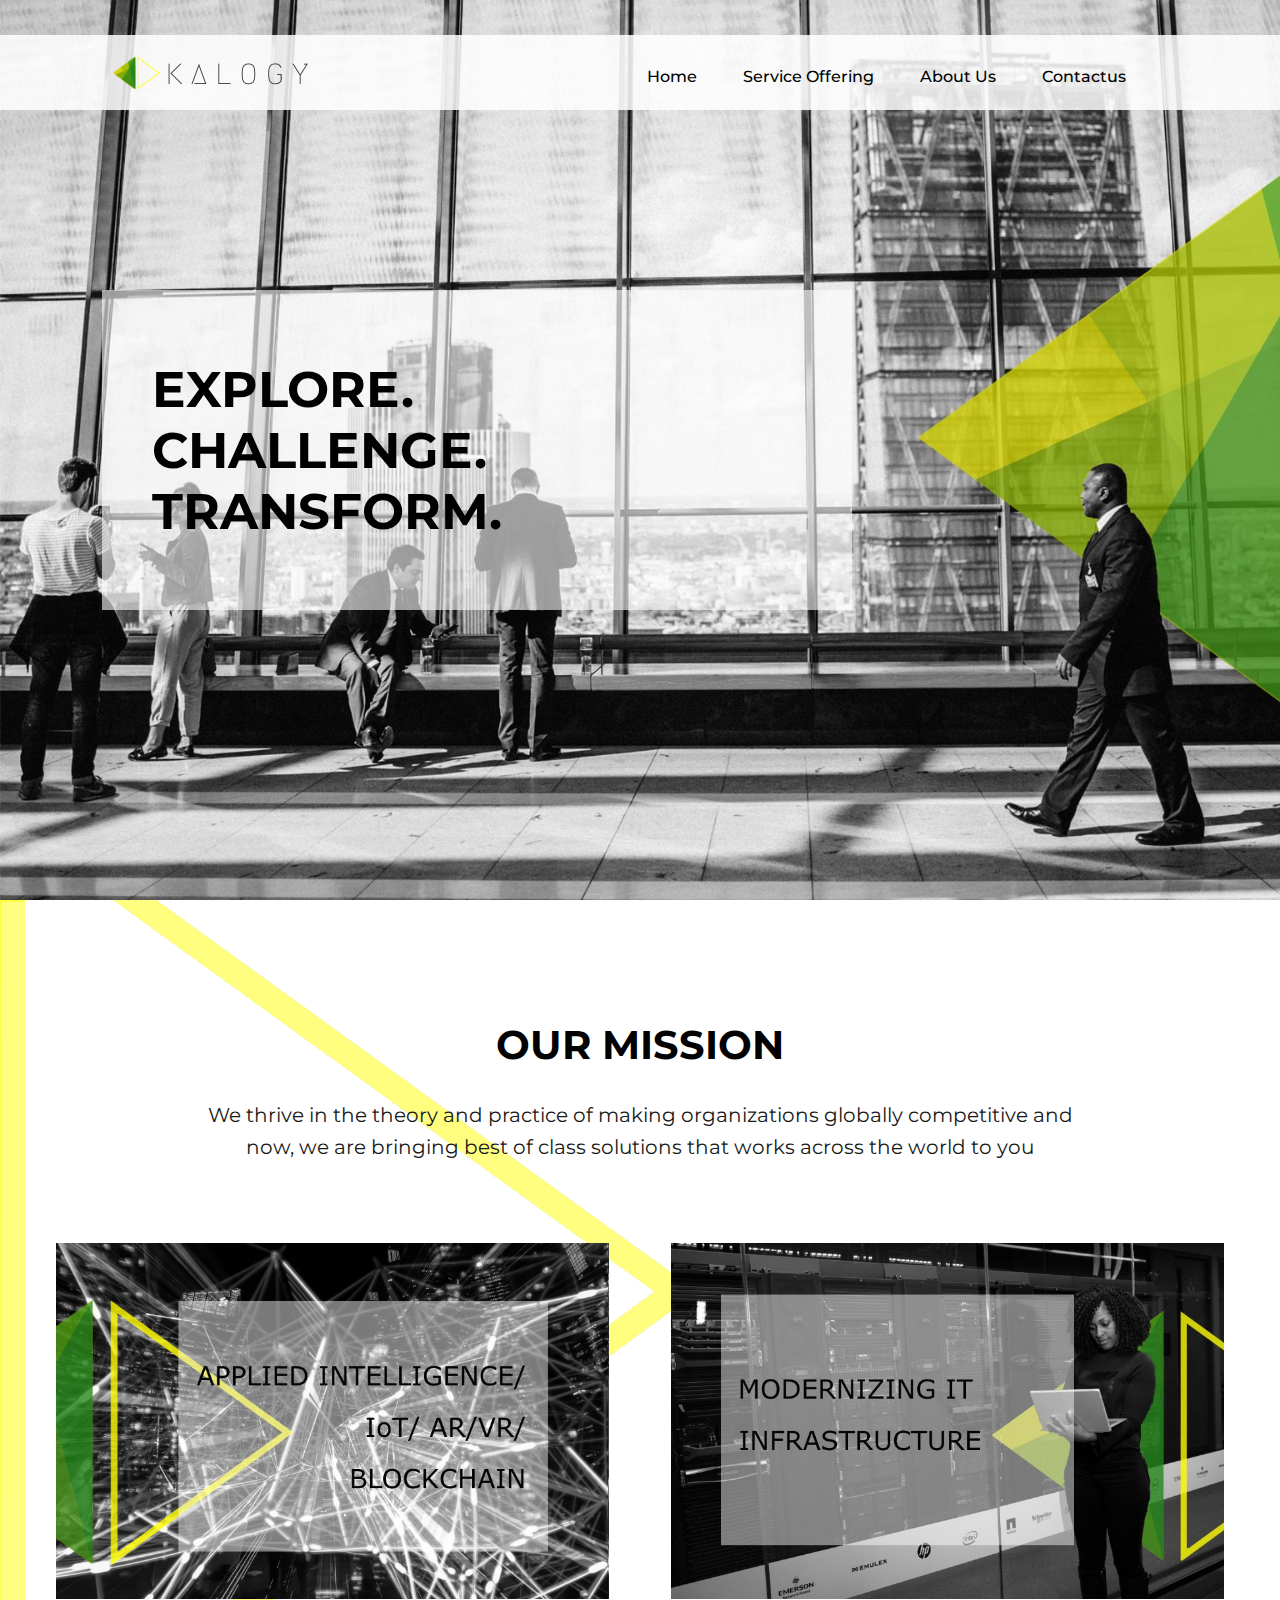
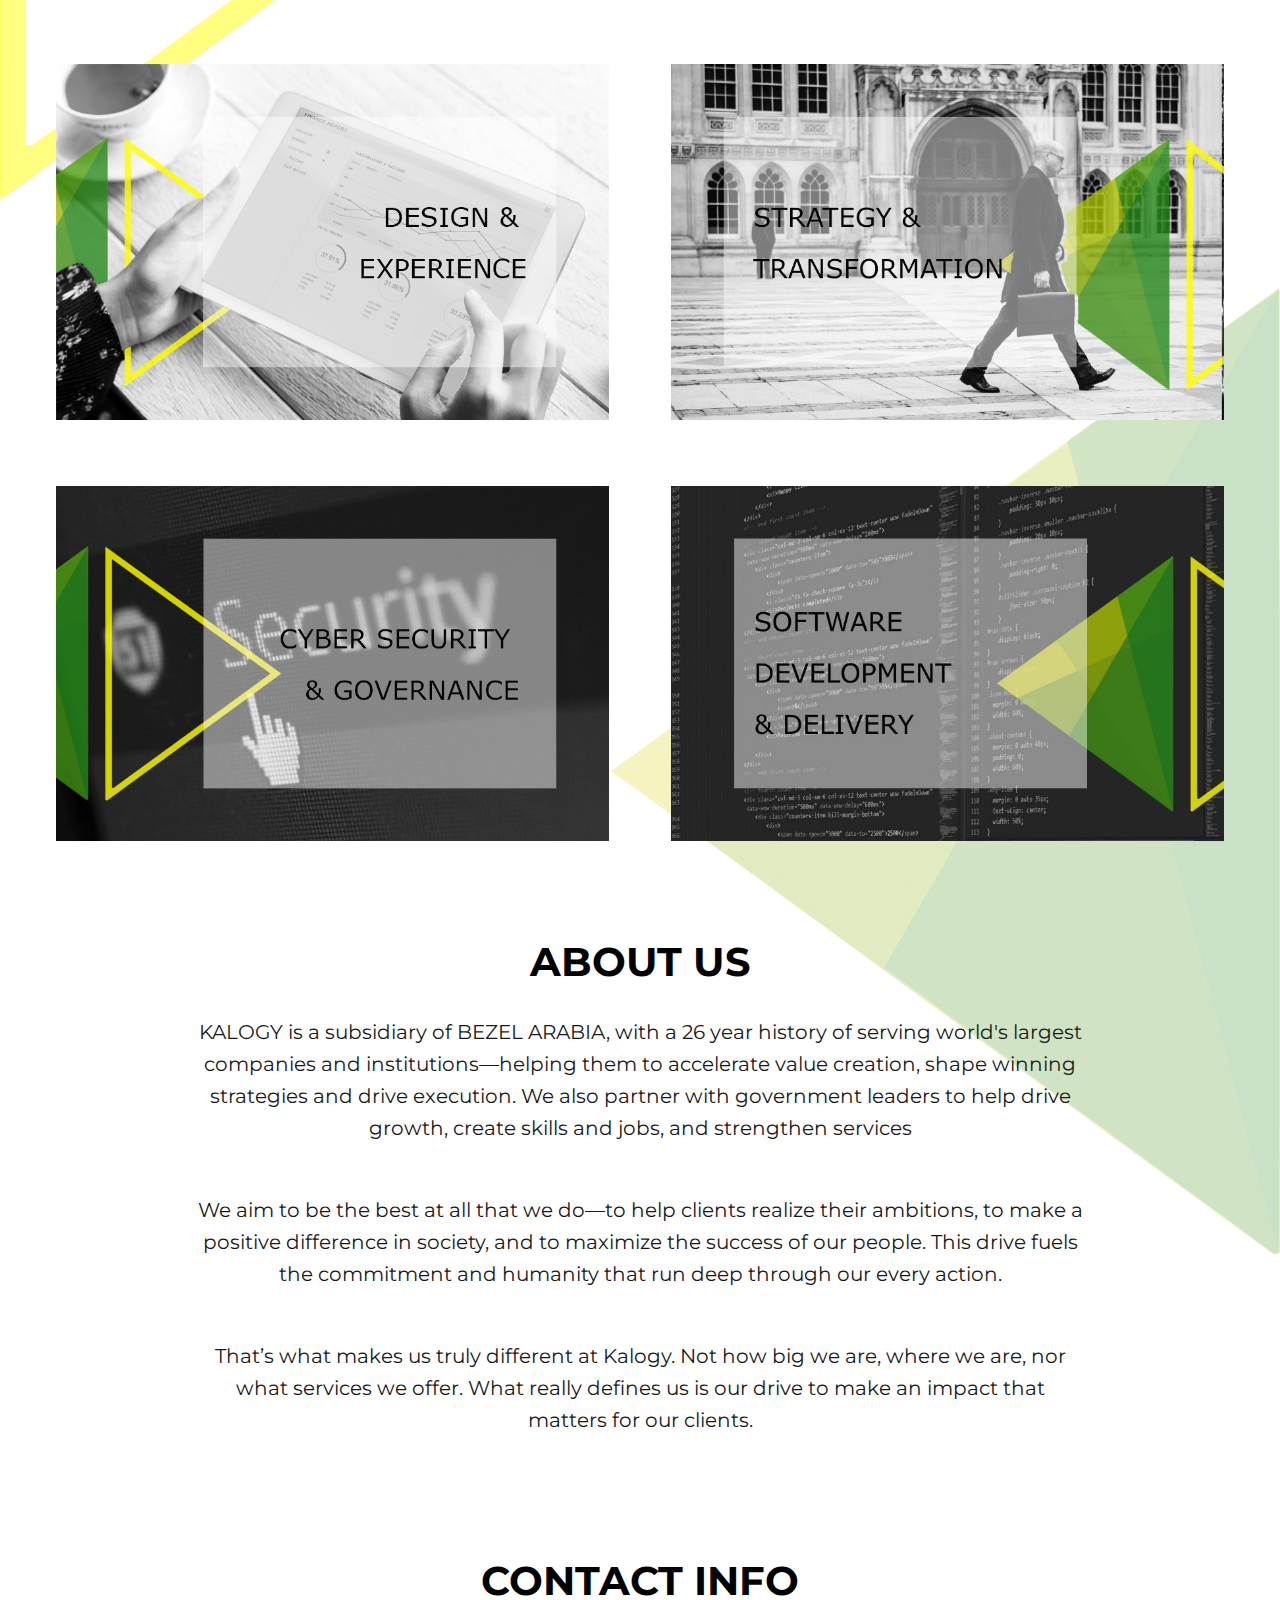
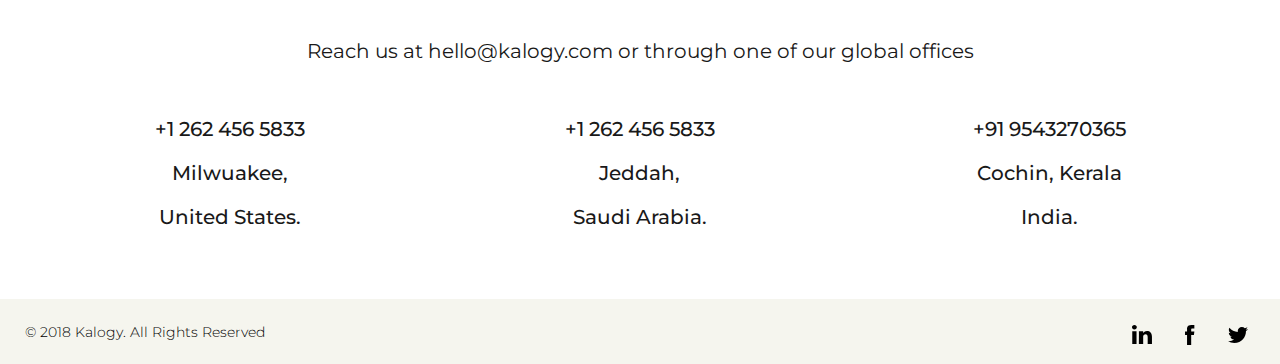
<file: index.html>
<!doctype html>
<html lang="en" class="no-js">
<head>
	<meta charset="UTF-8">
  <meta name="viewport" content="width=device-width, initial-scale=1.0, maximum-scale=1.0, user-scalable=no" />
	<link rel="shortcut icon" href="images/favicon.ico" type="image/x-icon">
  <link rel="icon" href="images/favicon.ico" type="image/x-icon">
	<link href="https://fonts.googleapis.com/css?family=Montserrat:400,500,600,700" rel="stylesheet">
	<link rel="stylesheet" href="css/style.css">
	<script src="js/modernizr.js"></script> <!-- Modernizr -->
	<title>Kalogy</title>
</head>
<body>
	<header class="header">
		<div class="container">
			<div class="logo">
				<a href="index.html"><img src="images/logo.png" alt=""/></a>
			</div>
			<div class="mob-menu">
				 <span></span>
				 <span></span>
				 <span></span>
			</div>
			<nav class="nav" id="mainNav">
				<ul class="nav-list">
					<li><a href="index.html">Home</a> </li>
					<li>
						<div class="serv-drop">
							<span class="link">Service Offering</span>
							<ul class="drop-dwn">
								<li> <a href="service-1.html">Applied Intelligence</a> </li>
								<li> <a href="service-2.html">Modernizing it Infrastructure</a> </li>
								<li> <a href="service-3.html">Design & Experience</a> </li>
								<li> <a href="service-4.html">Strategy & Transformation</a> </li>
								<li> <a href="service-5.html">Cybersecurity & Governance</a> </li>
								<li> <a href="service-6.html">Software Development & Delivery</a> </li>
							</ul>
						</div>
					 </li>
					<li><a href="#about" class="scroll-trigger">About Us</a> </li>
					<li><a href="#contact" class="scroll-trigger">Contactus</a> </li>
				</ul>
			</nav>
		</div>
	</header>
 <main class="main">
 	 <div class="banner-sec home-bg">
		 <div class="container">
			 <div class="content-blk">
			 	<h1>EXPLORE.<br>CHALLENGE.<br>
				TRANSFORM.
				</h1>
			 </div>
		</div>
 	 </div>
	 <div class="content-sec cont-pad home-bg">
	 	<div class="container">
			<h2 class="sub-title">OUR MISSION</h2>
       <article class="article">
 			 	<p>We thrive in the theory and practice of making organizations globally competitive and now, we are bringing best of class solutions that works across the world to you</p>

			 </article>
			 <div class="grid-blk grid-wrap">
			 		<div class="col-6 gird-img">
			 			<a href="service-1.html"><img src="images/grid-img-6.jpg" alt=""/></a>
			 		</div>
					<div class="col-6 gird-img">
			 			<a href="service-2.html"><img src="images/grid-img-4.jpg" alt=""/></a>
			 		</div>
					<div class="col-6 gird-img">
			 			<a href="service-3.html"><img src="images/grid-img-3.jpg" alt=""/></a>
			 		</div>
					<div class="col-6 gird-img">
			 			<a href="service-4.html"><img src="images/grid-img-2.jpg" alt=""/></a>
			 		</div>
					<div class="col-6 gird-img">
			 			<a href="service-5.html"><img src="images/grid-img-1.jpg" alt=""/></a>
			 		</div>
					<div class="col-6 gird-img">
			 			<a href="service-6.html"><img src="images/grid-img-5.jpg" alt=""/></a>
			 		</div>
			 </div>
			 <section id="about">
				 <article class="article p-graph">
  				 <h2 class="sub-title">About Us</h2>
   			 	<p>KALOGY is a subsidiary of BEZEL ARABIA, with a 26 year history of serving world's largest companies and institutions—helping them to accelerate value creation, shape winning strategies and drive execution. We also partner with government leaders to help drive growth, create skills and jobs, and strengthen services</p>
  				<p>We aim to be the best at all that we do—to help clients realize their ambitions, to make a positive difference in society, and to maximize the success of our people. This drive fuels the commitment and humanity that run deep through our every action.</p>
  				<p>That’s what makes us truly different at Kalogy. Not how big we are, where we are, nor what services we offer. What really defines us is our drive to make an impact that matters for our clients.</p>
  			 </article>
			 </section>
			 <section id="contact">
				 <div class="contact-blk">
  				 <h2 class="sub-title">Contact info</h2>
  			 		<article class="article">
  						<p>Reach us at hello@kalogy.com or through one of our global offices</p>
  					</article>
  					<div class="grid-blk">
  						<div class="col-3">
  							<p>+1 262 456 5833</p>
  							<p>Milwuakee,</p>
  							<p>United States.</p>
  						</div>
  						<div class="col-3">
  							<p>+1 262 456 5833</p>
  							<p>Jeddah,</p>
  							<p>Saudi Arabia.</p>
  						</div>
  						<div class="col-3">
  							<p>+91 9543270365</p>
  							<p>Cochin, Kerala</p>
  							<p>India.</p>
  						</div>
  					</div>
  			 </div>
			 </section>
		</div>
	 </div>
 </main>
<footer class="footer">
	<div class="container ">
		<ul class="social ">
			<li> <a href="#" target="_blank"> <svg xmlns="http://www.w3.org/2000/svg" viewBox="-2 -2 24 24" width="24" height="24" preserveAspectRatio="xMinYMin" class="jam-icon jam-3"><path d="M19.959 11.719v7.379h-4.278v-6.885c0-1.73-.619-2.91-2.167-2.91-1.182 0-1.886.796-2.195 1.565-.113.275-.142.658-.142 1.043v7.187h-4.28s.058-11.66 0-12.869h4.28v1.824l-.028.042h.028v-.042c.568-.875 1.583-2.126 3.856-2.126 2.815 0 4.926 1.84 4.926 5.792zM2.421.026C.958.026 0 .986 0 2.249c0 1.235.93 2.224 2.365 2.224h.028c1.493 0 2.42-.989 2.42-2.224C4.787.986 3.887.026 2.422.026zM.254 19.098h4.278V6.229H.254v12.869z"></path></svg></a></li>
			<li><a href="#" target="_blank"><svg xmlns="http://www.w3.org/2000/svg" viewBox="-7 -2 24 24" width="24" height="24" preserveAspectRatio="xMinYMin" class="jam-icon jam-4"><path d="M2.046 3.865v2.748H.032v3.36h2.014v9.986H6.18V9.974h2.775s.26-1.611.386-3.373H6.197V4.303c0-.343.45-.805.896-.805h2.254V0H6.283c-4.34 0-4.237 3.363-4.237 3.865z"></path></svg></a></li>
			<li><a href="#" target="_blank"><svg xmlns="http://www.w3.org/2000/svg" viewBox="-2 -4 24 24" width="24" height="24" preserveAspectRatio="xMinYMin" class="jam-icon jam-3"><path d="M20 1.907a8.292 8.292 0 0 1-2.356.637A4.07 4.07 0 0 0 19.448.31a8.349 8.349 0 0 1-2.607.98A4.12 4.12 0 0 0 13.846.015c-2.266 0-4.103 1.81-4.103 4.04 0 .316.036.625.106.92A11.708 11.708 0 0 1 1.393.754a3.964 3.964 0 0 0-.554 2.03c0 1.403.724 2.64 1.824 3.363A4.151 4.151 0 0 1 .805 5.64v.05c0 1.958 1.415 3.591 3.29 3.963a4.216 4.216 0 0 1-1.08.141c-.265 0-.522-.025-.773-.075a4.098 4.098 0 0 0 3.832 2.807 8.312 8.312 0 0 1-5.095 1.727c-.332 0-.658-.02-.979-.056a11.727 11.727 0 0 0 6.289 1.818c7.547 0 11.673-6.157 11.673-11.496l-.014-.523A8.126 8.126 0 0 0 20 1.907z"></path></svg></a></li>
		</ul>
		<div class="cpy-rgt">
			© 2018 Kalogy. All Rights Reserved
		</div>
	</div>
</footer>
<script src="js/jquery-3.1.min.js"></script>
<script src="js/jquery.easing.min.js"></script>
<script src="js/main.js"></script> <!-- Resource jQuery -->
</body>
</html>
</file>
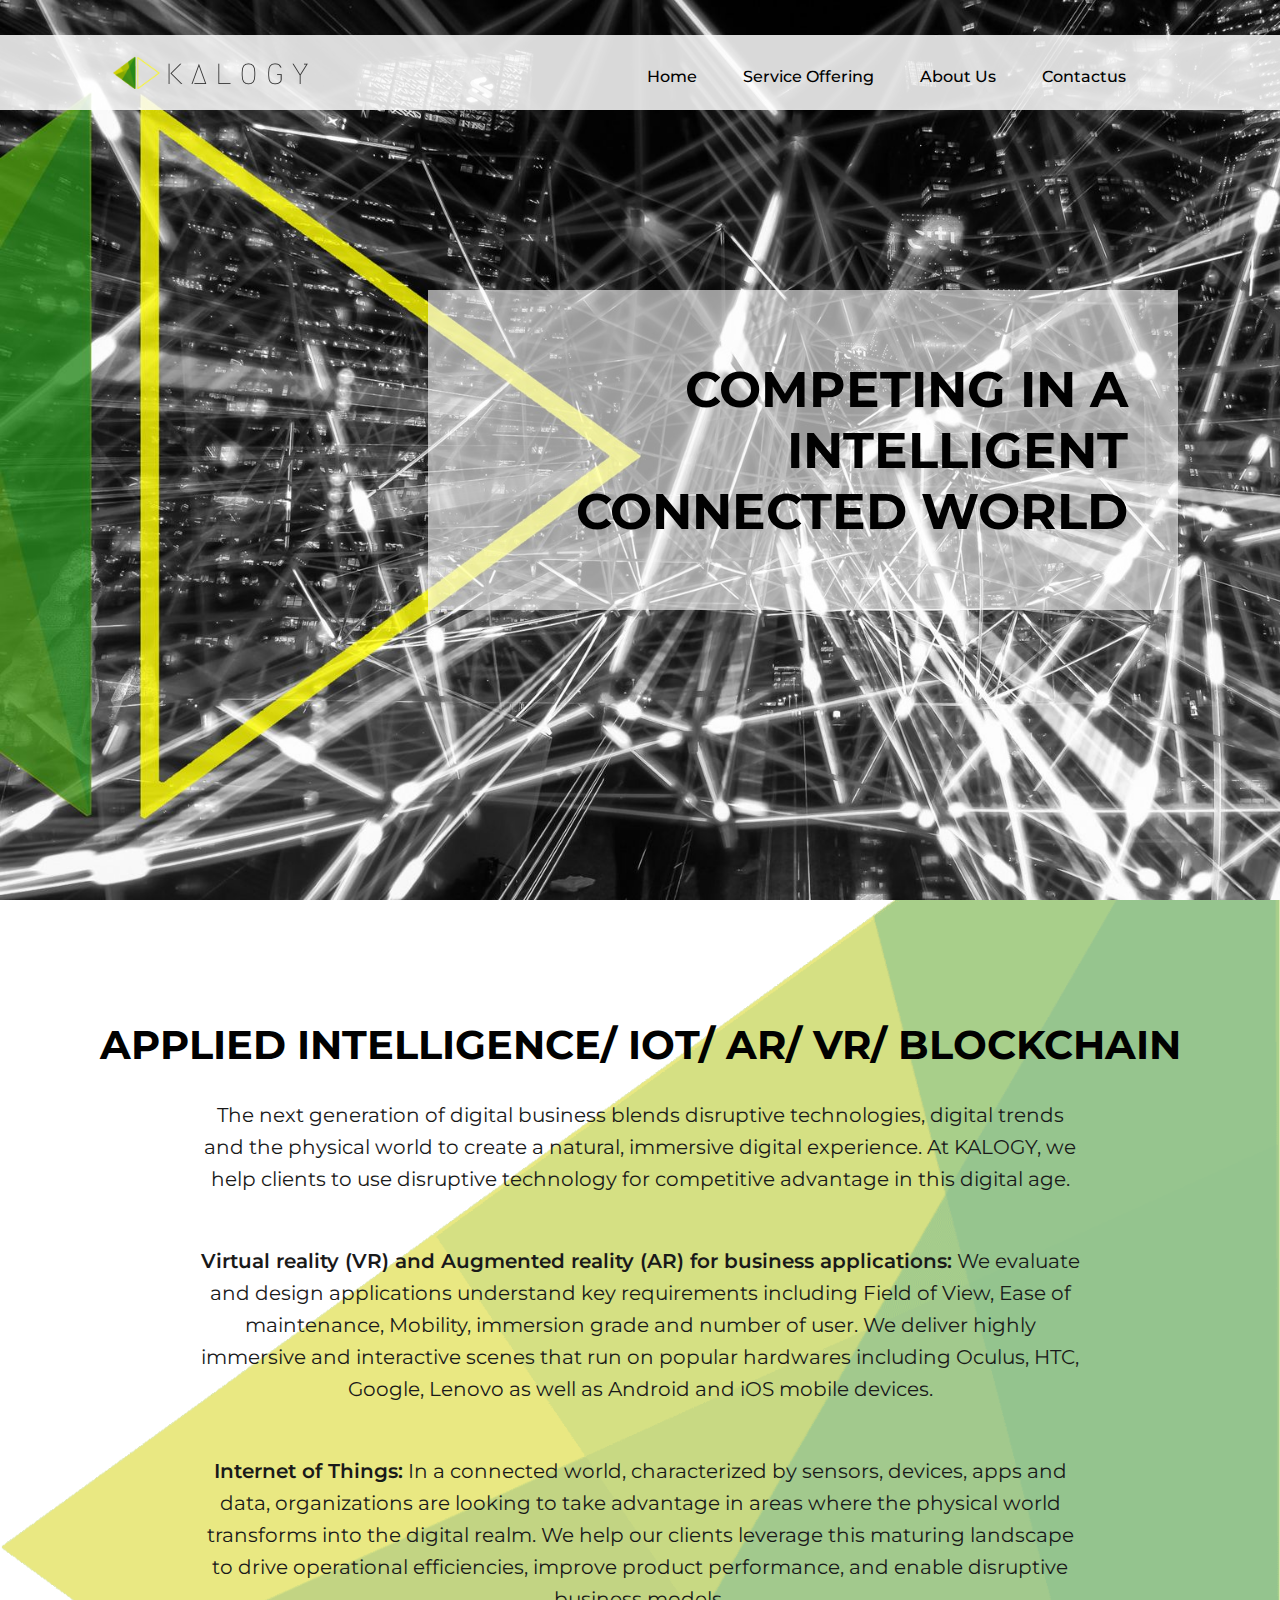
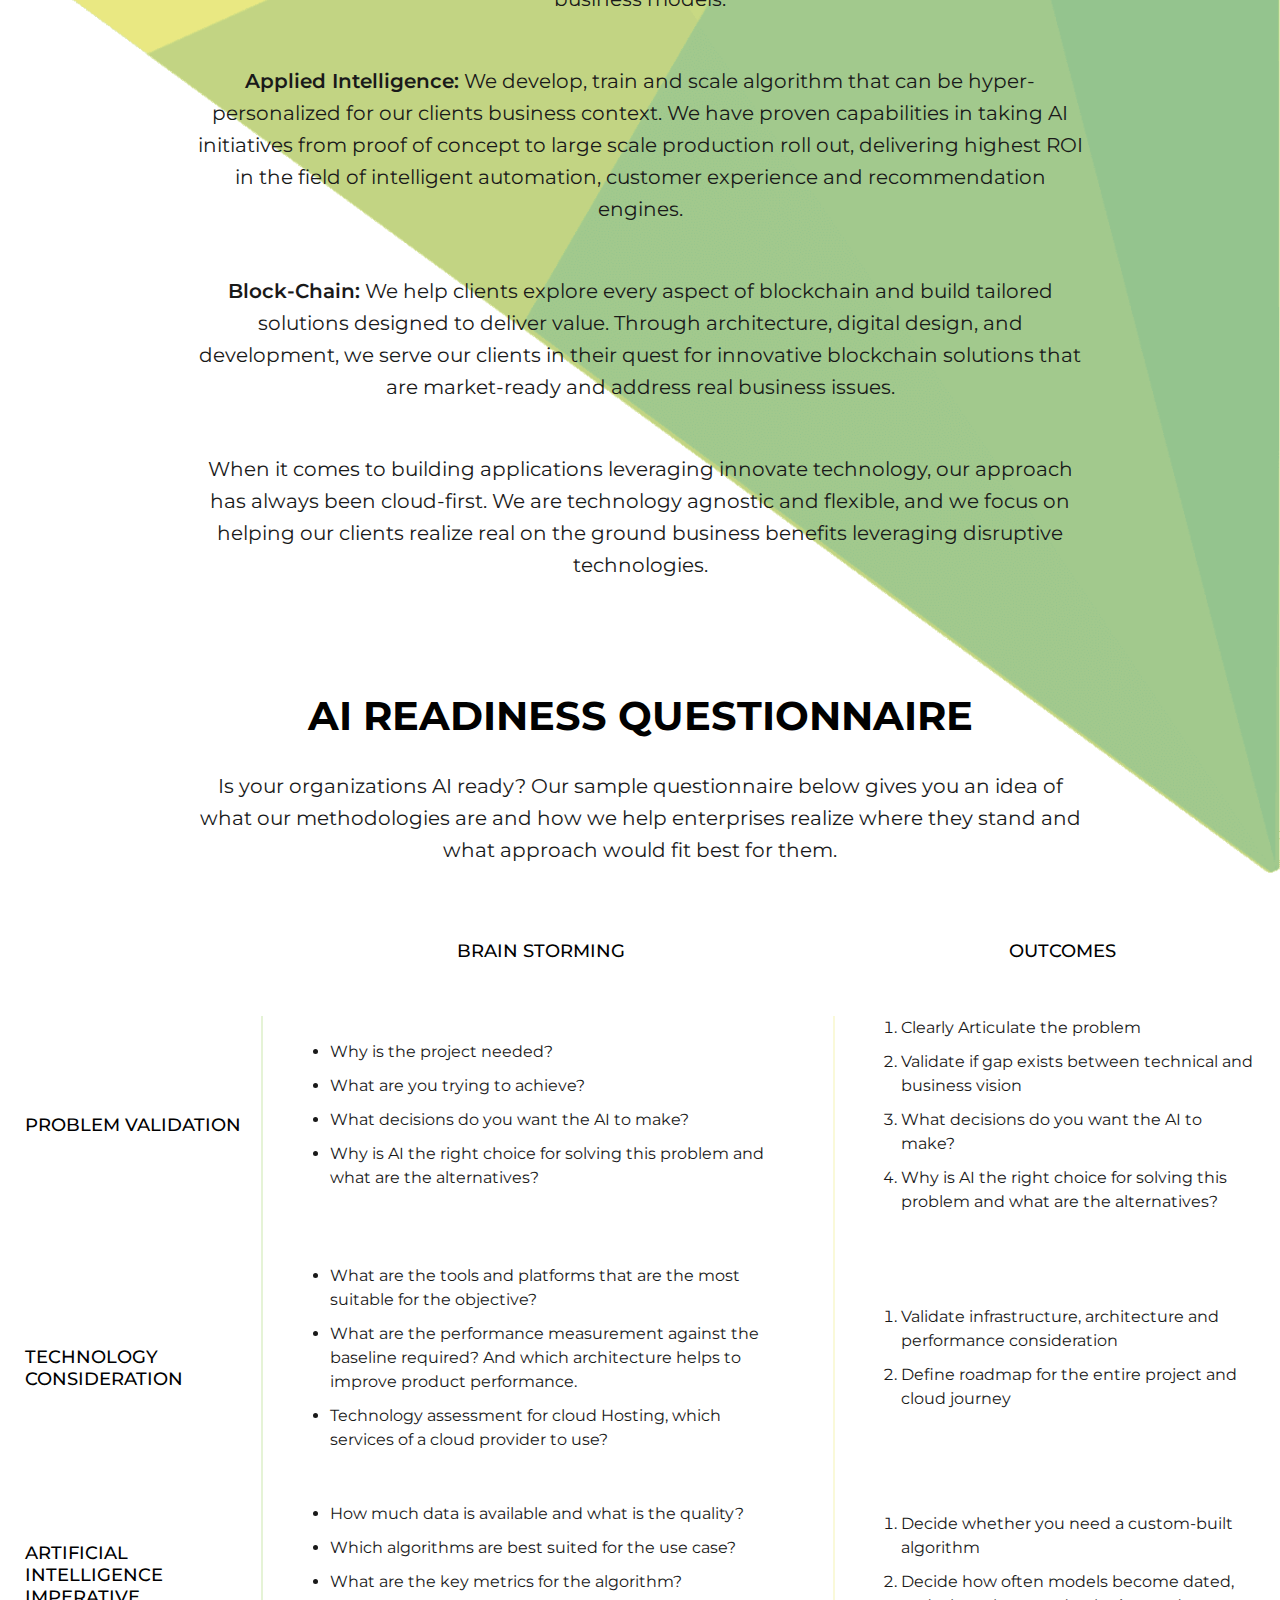
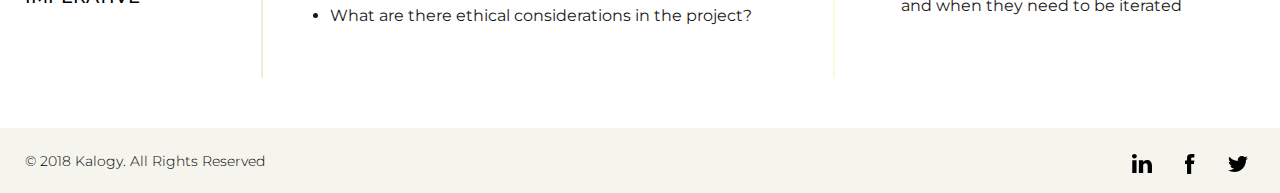
<file: service-1.html>
<!doctype html>
<html lang="en" class="no-js">
<head>
	<meta charset="UTF-8">
  <meta name="viewport" content="width=device-width, initial-scale=1.0, maximum-scale=1.0, user-scalable=no" />
	<link rel="shortcut icon" href="images/favicon.ico" type="image/x-icon">
  <link rel="icon" href="images/favicon.ico" type="image/x-icon">
	<link href="https://fonts.googleapis.com/css?family=Montserrat:400,500,600,700" rel="stylesheet">
	<link rel="stylesheet" href="css/style.css">
	<script src="js/modernizr.js"></script> <!-- Modernizr -->
	<title>Kalogy</title>
</head>
<body>
	<header class="header">
		<div class="container">
			<div class="logo">
				<a href="index.html"><img src="images/logo.png" alt=""/></a>
			</div>
			<div class="mob-menu">
				 <span></span>
				 <span></span>
				 <span></span>
			</div>
			<nav class="nav" id="mainNav">
				<ul class="nav-list">
					<li><a href="index.html">Home</a> </li>
					<li>
						<div class="serv-drop">
							<span class="link">Service Offering</span>
							<ul class="drop-dwn">
								<li> <a href="service-1.html">Applied Intelligence</a> </li>
								<li> <a href="service-2.html">Modernizing it Infrastructure</a> </li>
								<li> <a href="service-3.html">Design & Experience</a> </li>
								<li> <a href="service-4.html">Strategy & Transformation</a> </li>
								<li> <a href="service-5.html">Cybersecurity & Governance</a> </li>
								<li> <a href="service-6.html">Software Development & Delivery</a> </li>
							</ul>
						</div>
					 </li>
					<li><a href="index.html#about" class="scroll-trigger">About Us</a> </li>
					<li><a href="index.html#contact" class="scroll-trigger">Contactus</a> </li>
				</ul>
			</nav>
		</div>
	</header>
 <main class="main">
 	 <div class="banner-sec serv-bg1">
		 <div class="container">
			 <div class="content-blk right">
			 	<h1>COMPETING IN A <br>INTELLIGENT<br>
				CONNECTED WORLD
				</h1>
			 </div>
		</div>
 	 </div>
	 <div class="content-sec cont-pad sec-bg-1">
	 	<div class="container">
			<h2 class="sub-title">APPLIED INTELLIGENCE/ IoT/ AR/ VR/ BLOCKCHAIN</h2>
       <article class="article p-graph">
 			 	<p>The next generation of digital business blends disruptive technologies, digital trends and the physical world to create a natural, immersive digital experience. At KALOGY, we help clients to use disruptive technology for competitive advantage in this digital age.
					</p>
									<p><strong>Virtual reality (VR) and Augmented reality (AR) for business applications:</strong> We evaluate and design applications understand key requirements including Field of View, Ease of maintenance, Mobility, immersion grade and number of user. We deliver highly immersive and interactive scenes that run on popular hardwares including Oculus, HTC, Google, Lenovo as well as Android and iOS mobile devices.
					</p>
					<p><strong>Internet of Things:</strong> In a connected world, characterized by sensors, devices, apps and data, organizations are looking to take advantage in areas where the physical world transforms into the digital realm. We help our clients leverage this maturing landscape to drive operational efficiencies, improve product performance, and enable disruptive business models.
					</p>
					<p><strong>Applied Intelligence:</strong> We develop, train and scale algorithm that can be hyper-personalized for our clients  business context. We have proven capabilities in taking AI initiatives from proof of concept to large scale production roll out, delivering highest ROI in the field of intelligent automation, customer experience and recommendation engines.
					</p>
					<p><strong>Block-Chain:</strong> We help clients explore every aspect of blockchain and build tailored solutions designed to deliver value. Through architecture, digital design, and development, we serve our clients in their quest for innovative blockchain solutions that are market-ready and address real business issues.
					</p>
					<p>When it comes to building applications leveraging innovate technology, our approach has always been cloud-first. We are technology agnostic and flexible, and we focus on helping our clients realize real on the ground business benefits leveraging disruptive technologies.
					</p>
			 </article>
			 <div class="p-sec">
			 	<h2 class="sub-title">AI READINESS QUESTIONNAIRE</h2>
				<article class="article p-graph">
  			 	<p>Is your organizations AI ready? Our sample questionnaire below gives you an idea of what our methodologies are and how we help enterprises realize where they stand and what approach would fit best for them.</p>
				</article>
				<div class="list-wrap">
				<div class="table-blk hide-l">
					  <div class="t-cell col-1">

						</div>
						<div class="t-cell col-2">
								<h4>Brain storming</h4>
						</div>
						<div class="t-cell col-3">
								<h4>Outcomes</h4>
						</div>
				</div>
				<div class="table-blk">
					<div class="t-cell col-1">
						  <h4>PROBLEM VALIDATION</h4>
					</div>
					<div class="t-cell col-2">
						<div class="list-blk">
							<h5 class="show-m">Brain storming</h5>
							<ul>
								<li>Why is the project needed?</li>
								<li>What are you trying to achieve?</li>
								<li>What decisions do you want the AI to make?</li>
								<li>Why is AI the right choice for solving this problem and what are the
alternatives?</li>
							</ul>
						</div>
					</div>
					<div class="t-cell col-3">
						<div class="list-blk">
							<h5 class="show-m">Outcomes</h5>
							<ol>
								<li>Clearly Articulate the problem</li>
								<li>Validate if gap exists between technical
and business vision</li>
								<li>What decisions do you want the AI to make?</li>
								<li>Why is AI the right choice for solving this problem and what are the
alternatives?</li>

							</ol>
						</div>
					</div>
				</div>
				<div class="table-blk">
					<div class="t-cell col-1">
						  <h4>TECHNOLOGY CONSIDERATION</h4>
					</div>
					<div class="t-cell col-2">
						<div class="list-blk">
							<h5 class="show-m">Brain storming</h5>
							<ul>
								<li>What are the tools and platforms that are the most suitable for the
objective?</li>
								<li>What are the performance measurement against the baseline required? And
which architecture helps to improve product performance.</li>
								<li>Technology assessment for cloud Hosting, which services of a cloud provider
to use?</li>

							</ul>
						</div>
					</div>
					<div class="t-cell col-3">
						<div class="list-blk">
							<h5 class="show-m">Outcomes</h5>
							<ol>
								<li>Validate infrastructure, architecture and
performance consideration</li>
								<li>Define roadmap for the entire project and
cloud journey</li>

							</ol>
						</div>
					</div>
				</div>
				<div class="table-blk">
					<div class="t-cell col-1">
						  <h4>ARTIFICIAL INTELLIGENCE IMPERATIVE</h4>
					</div>
					<div class="t-cell col-2">
						<div class="list-blk">
							<h5 class="show-m">Brain storming</h5>
							<ul>
								<li>How much data is available and what is the quality?</li>
								<li>Which algorithms are best suited for the use case?</li>
								<li>What are the key metrics for the algorithm?</li>
								<li>What are there ethical considerations in the project?</li>

							</ul>
						</div>
					</div>
					<div class="t-cell col-3">
						<div class="list-blk">
							<h5 class="show-m">Outcomes</h5>
							<ol>
								<li>Decide whether you need a custom-built
algorithm</li>
								<li>Decide how often models become dated,
and when they need to be iterated</li>

							</ol>
						</div>
					</div>
				</div>
				</div>
		 </div>

		</div>
	 </div>
 </main>
 <footer class="footer">
 	<div class="container ">
 		<ul class="social ">
 			<li> <a href="#" target="_blank"> <svg xmlns="http://www.w3.org/2000/svg" viewBox="-2 -2 24 24" width="24" height="24" preserveAspectRatio="xMinYMin" class="jam-icon jam-3"><path d="M19.959 11.719v7.379h-4.278v-6.885c0-1.73-.619-2.91-2.167-2.91-1.182 0-1.886.796-2.195 1.565-.113.275-.142.658-.142 1.043v7.187h-4.28s.058-11.66 0-12.869h4.28v1.824l-.028.042h.028v-.042c.568-.875 1.583-2.126 3.856-2.126 2.815 0 4.926 1.84 4.926 5.792zM2.421.026C.958.026 0 .986 0 2.249c0 1.235.93 2.224 2.365 2.224h.028c1.493 0 2.42-.989 2.42-2.224C4.787.986 3.887.026 2.422.026zM.254 19.098h4.278V6.229H.254v12.869z"></path></svg></a></li>
 			<li><a href="#" target="_blank"><svg xmlns="http://www.w3.org/2000/svg" viewBox="-7 -2 24 24" width="24" height="24" preserveAspectRatio="xMinYMin" class="jam-icon jam-4"><path d="M2.046 3.865v2.748H.032v3.36h2.014v9.986H6.18V9.974h2.775s.26-1.611.386-3.373H6.197V4.303c0-.343.45-.805.896-.805h2.254V0H6.283c-4.34 0-4.237 3.363-4.237 3.865z"></path></svg></a></li>
 			<li><a href="#" target="_blank"><svg xmlns="http://www.w3.org/2000/svg" viewBox="-2 -4 24 24" width="24" height="24" preserveAspectRatio="xMinYMin" class="jam-icon jam-3"><path d="M20 1.907a8.292 8.292 0 0 1-2.356.637A4.07 4.07 0 0 0 19.448.31a8.349 8.349 0 0 1-2.607.98A4.12 4.12 0 0 0 13.846.015c-2.266 0-4.103 1.81-4.103 4.04 0 .316.036.625.106.92A11.708 11.708 0 0 1 1.393.754a3.964 3.964 0 0 0-.554 2.03c0 1.403.724 2.64 1.824 3.363A4.151 4.151 0 0 1 .805 5.64v.05c0 1.958 1.415 3.591 3.29 3.963a4.216 4.216 0 0 1-1.08.141c-.265 0-.522-.025-.773-.075a4.098 4.098 0 0 0 3.832 2.807 8.312 8.312 0 0 1-5.095 1.727c-.332 0-.658-.02-.979-.056a11.727 11.727 0 0 0 6.289 1.818c7.547 0 11.673-6.157 11.673-11.496l-.014-.523A8.126 8.126 0 0 0 20 1.907z"></path></svg></a></li>
 		</ul>
 		<div class="cpy-rgt">
 			© 2018 Kalogy. All Rights Reserved
 		</div>
 	</div>
 </footer>
<script src="js/jquery-3.1.min.js"></script>
<script src="js/main.js"></script> <!-- Resource jQuery -->
</body>
</html>
</file>
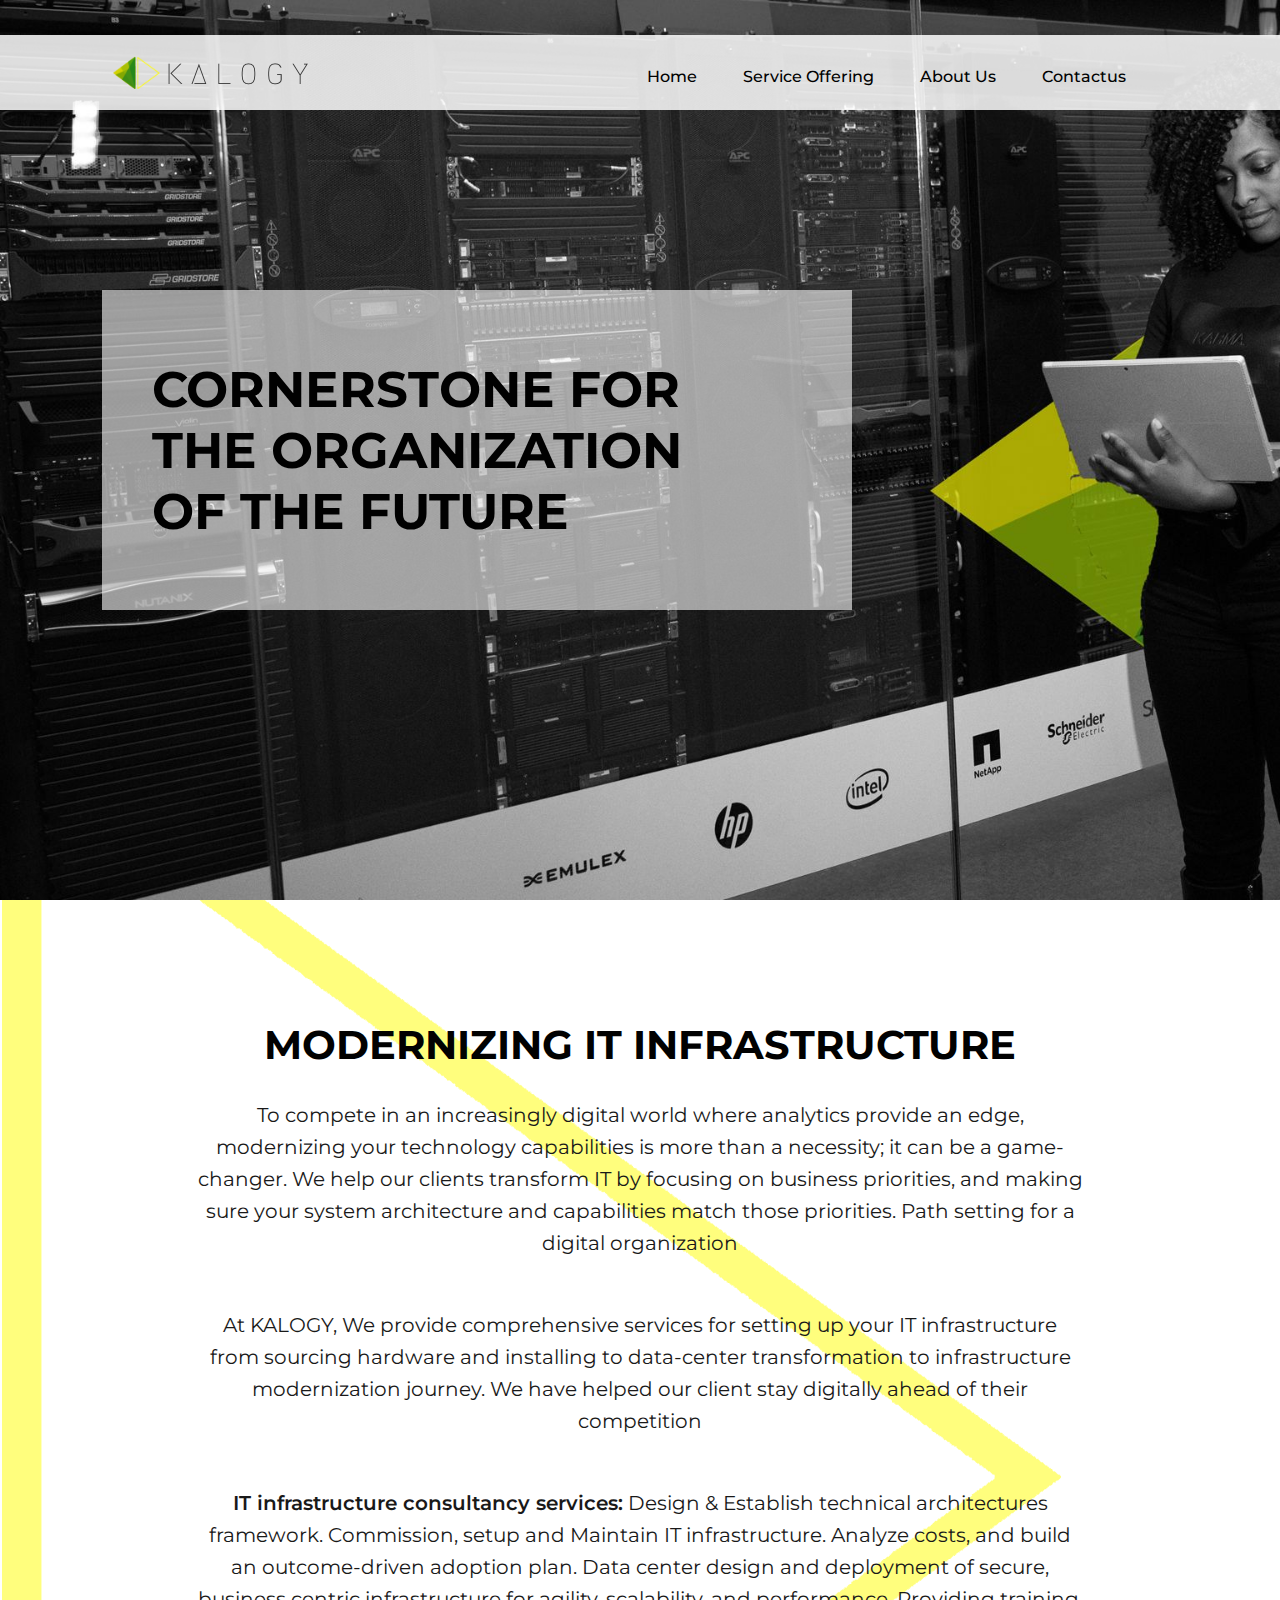
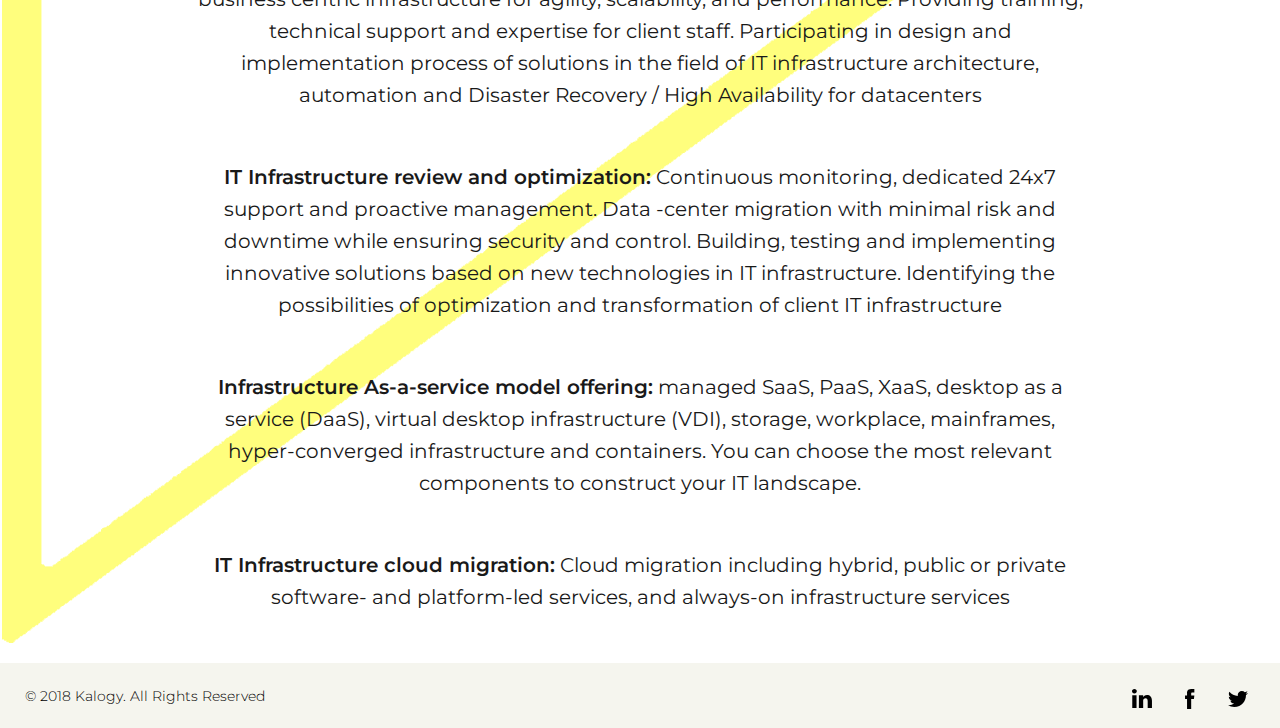
<file: service-2.html>
<!doctype html>
<html lang="en" class="no-js">
<head>
	<meta charset="UTF-8">
  <meta name="viewport" content="width=device-width, initial-scale=1.0, maximum-scale=1.0, user-scalable=no" />
	<link rel="shortcut icon" href="images/favicon.ico" type="image/x-icon">
  <link rel="icon" href="images/favicon.ico" type="image/x-icon">
	<link href="https://fonts.googleapis.com/css?family=Montserrat:400,500,600,700" rel="stylesheet">
	<link rel="stylesheet" href="css/style.css">
	<script src="js/modernizr.js"></script> <!-- Modernizr -->
	<title>Kalogy</title>
</head>
<body>
	<header class="header">
		<div class="container">
			<div class="logo">
				<a href="index.html"><img src="images/logo.png" alt=""/></a>
			</div>
			<div class="mob-menu">
				 <span></span>
				 <span></span>
				 <span></span>
			</div>
			<nav class="nav" id="mainNav">
				<ul class="nav-list">
					<li><a href="index.html">Home</a> </li>
					<li>
						<div class="serv-drop">
							<span class="link">Service Offering</span>
							<ul class="drop-dwn">
								<li> <a href="service-1.html">Applied Intelligence</a> </li>
								<li> <a href="service-2.html">Modernizing it Infrastructure</a> </li>
								<li> <a href="service-3.html">Design & Experience</a> </li>
								<li> <a href="service-4.html">Strategy & Transformation</a> </li>
								<li> <a href="service-5.html">Cybersecurity & Governance</a> </li>
								<li> <a href="service-6.html">Software Development & Delivery</a> </li>
							</ul>
						</div>
					 </li>
					<li><a href="index.html#about" class="scroll-trigger">About Us</a> </li>
					<li><a href="index.html#contact" class="scroll-trigger">Contactus</a> </li>
				</ul>
			</nav>
		</div>
	</header>
 <main class="main">
 	 <div class="banner-sec serv-bg2">
		 <div class="container">
			 <div class="content-blk">
			 	<h1>CORNERSTONE FOR <br>THE ORGANIZATION <br>
				OF THE FUTURE
				</h1>
			 </div>
		</div>
 	 </div>
	 <div class="content-sec cont-pad sec-bg-2">
	 	<div class="container">
			<h2 class="sub-title">MODERNIZING IT INFRASTRUCTURE</h2>
       <article class="article p-graph">
 			 	  <p>To compete in an increasingly digital world where analytics provide an edge, modernizing your technology capabilities is more than a necessity; it can be a game-changer. We  help our clients transform IT by focusing on business priorities, and making sure your system architecture and capabilities match those priorities. Path setting for a digital organization</p>
					<p>At KALOGY, We provide comprehensive services for setting up your IT infrastructure from sourcing hardware and installing to data-center transformation to infrastructure modernization journey. We have helped our client stay digitally ahead of their competition</p>
					<p><strong>IT infrastructure consultancy services:</strong> Design & Establish technical architectures framework. Commission, setup and Maintain IT infrastructure. Analyze costs, and build an outcome-driven adoption plan. Data center design and deployment of secure, business centric infrastructure for agility, scalability, and performance. Providing training, technical support and expertise for client staff.  Participating in design and implementation process of solutions in the field of IT infrastructure architecture, automation and Disaster Recovery / High Availability for datacenters
</p>
					<p><strong>IT Infrastructure review and optimization:</strong> Continuous monitoring, dedicated 24x7 support and proactive management. Data -center migration with minimal risk and downtime while ensuring security and control. Building, testing and implementing innovative solutions based on new technologies in IT infrastructure. Identifying the possibilities of optimization and transformation of client IT infrastructure
</p>
					<p><strong>Infrastructure As-a-service model  offering:</strong>  managed SaaS, PaaS, XaaS, desktop as a service (DaaS), virtual desktop infrastructure (VDI), storage, workplace, mainframes, hyper-converged infrastructure and containers. You can choose the most relevant components to construct your IT landscape.
</p>
					<p><strong>IT Infrastructure cloud migration:</strong> Cloud migration including hybrid, public or private software- and platform-led services, and always-on infrastructure services
</p>
			 </article>


		</div>
	 </div>
 </main>
 <footer class="footer">
 	<div class="container ">
 		<ul class="social ">
 			<li> <a href="#" target="_blank"> <svg xmlns="http://www.w3.org/2000/svg" viewBox="-2 -2 24 24" width="24" height="24" preserveAspectRatio="xMinYMin" class="jam-icon jam-3"><path d="M19.959 11.719v7.379h-4.278v-6.885c0-1.73-.619-2.91-2.167-2.91-1.182 0-1.886.796-2.195 1.565-.113.275-.142.658-.142 1.043v7.187h-4.28s.058-11.66 0-12.869h4.28v1.824l-.028.042h.028v-.042c.568-.875 1.583-2.126 3.856-2.126 2.815 0 4.926 1.84 4.926 5.792zM2.421.026C.958.026 0 .986 0 2.249c0 1.235.93 2.224 2.365 2.224h.028c1.493 0 2.42-.989 2.42-2.224C4.787.986 3.887.026 2.422.026zM.254 19.098h4.278V6.229H.254v12.869z"></path></svg></a></li>
 			<li><a href="#" target="_blank"><svg xmlns="http://www.w3.org/2000/svg" viewBox="-7 -2 24 24" width="24" height="24" preserveAspectRatio="xMinYMin" class="jam-icon jam-4"><path d="M2.046 3.865v2.748H.032v3.36h2.014v9.986H6.18V9.974h2.775s.26-1.611.386-3.373H6.197V4.303c0-.343.45-.805.896-.805h2.254V0H6.283c-4.34 0-4.237 3.363-4.237 3.865z"></path></svg></a></li>
 			<li><a href="#" target="_blank"><svg xmlns="http://www.w3.org/2000/svg" viewBox="-2 -4 24 24" width="24" height="24" preserveAspectRatio="xMinYMin" class="jam-icon jam-3"><path d="M20 1.907a8.292 8.292 0 0 1-2.356.637A4.07 4.07 0 0 0 19.448.31a8.349 8.349 0 0 1-2.607.98A4.12 4.12 0 0 0 13.846.015c-2.266 0-4.103 1.81-4.103 4.04 0 .316.036.625.106.92A11.708 11.708 0 0 1 1.393.754a3.964 3.964 0 0 0-.554 2.03c0 1.403.724 2.64 1.824 3.363A4.151 4.151 0 0 1 .805 5.64v.05c0 1.958 1.415 3.591 3.29 3.963a4.216 4.216 0 0 1-1.08.141c-.265 0-.522-.025-.773-.075a4.098 4.098 0 0 0 3.832 2.807 8.312 8.312 0 0 1-5.095 1.727c-.332 0-.658-.02-.979-.056a11.727 11.727 0 0 0 6.289 1.818c7.547 0 11.673-6.157 11.673-11.496l-.014-.523A8.126 8.126 0 0 0 20 1.907z"></path></svg></a></li>
 		</ul>
 		<div class="cpy-rgt">
 			© 2018 Kalogy. All Rights Reserved
 		</div>
 	</div>
 </footer>
<script src="js/jquery-3.1.min.js"></script>
<script src="js/main.js"></script> <!-- Resource jQuery -->
</body>
</html>
</file>
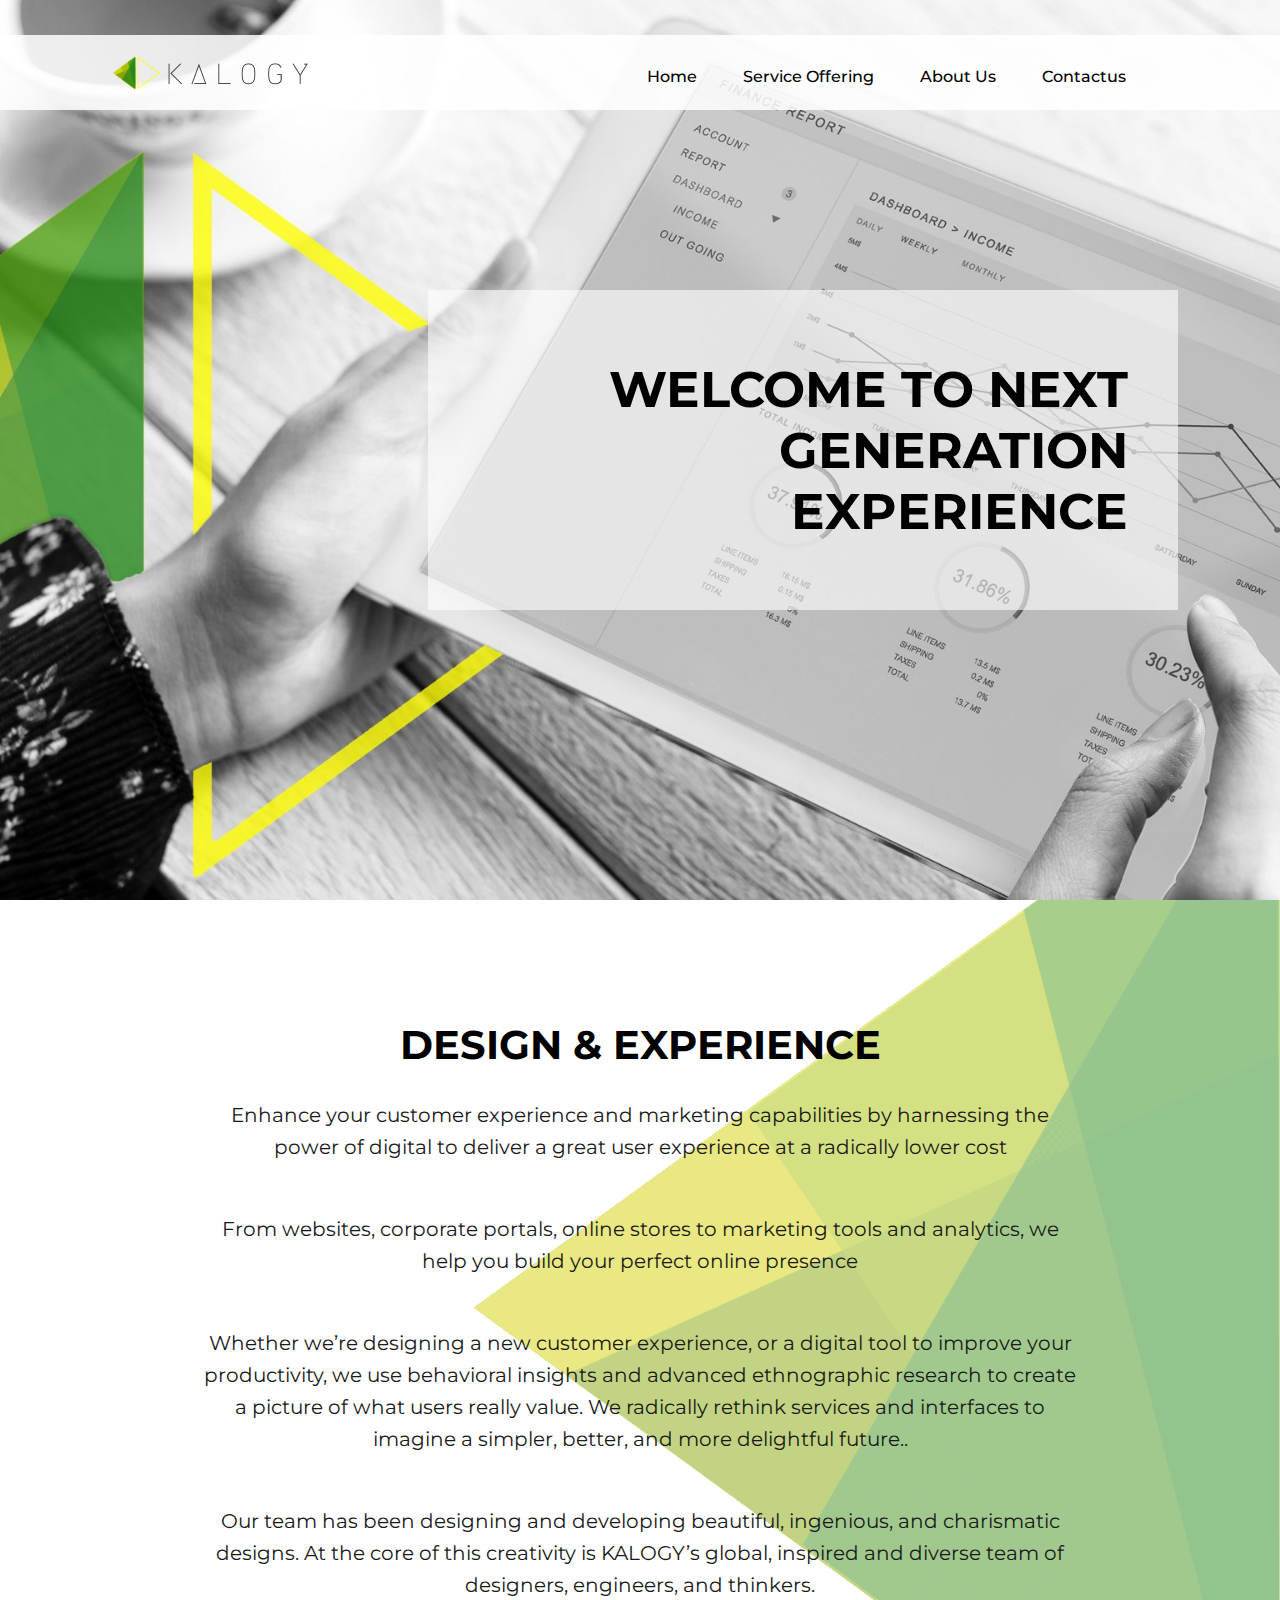
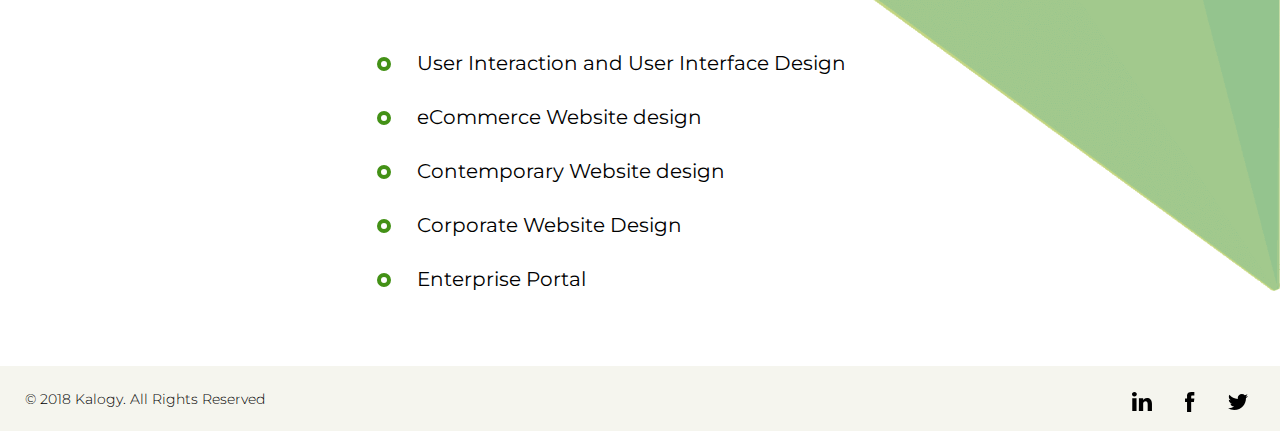
<file: service-3.html>
<!doctype html>
<html lang="en" class="no-js">
<head>
	<meta charset="UTF-8">
  <meta name="viewport" content="width=device-width, initial-scale=1.0, maximum-scale=1.0, user-scalable=no" />
	<link rel="shortcut icon" href="images/favicon.ico" type="image/x-icon">
  <link rel="icon" href="images/favicon.ico" type="image/x-icon">
	<link href="https://fonts.googleapis.com/css?family=Montserrat:400,500,600,700" rel="stylesheet">
	<link rel="stylesheet" href="css/style.css">
	<script src="js/modernizr.js"></script> <!-- Modernizr -->
	<title>Kalogy</title>
</head>
<body>
	<header class="header">
		<div class="container">
			<div class="logo">
				<a href="index.html"><img src="images/logo.png" alt=""/></a>
			</div>
			<div class="mob-menu">
				 <span></span>
				 <span></span>
				 <span></span>
			</div>
			<nav class="nav" id="mainNav">
				<ul class="nav-list">
					<li><a href="index.html">Home</a> </li>
					<li>
						<div class="serv-drop">
							<span class="link">Service Offering</span>
							<ul class="drop-dwn">
								<li> <a href="service-1.html">Applied Intelligence</a> </li>
								<li> <a href="service-2.html">Modernizing it Infrastructure</a> </li>
								<li> <a href="service-3.html">Design & Experience</a> </li>
								<li> <a href="service-4.html">Strategy & Transformation</a> </li>
								<li> <a href="service-5.html">Cybersecurity & Governance</a> </li>
								<li> <a href="service-6.html">Software Development & Delivery</a> </li>
							</ul>
						</div>
					 </li>
					<li><a href="index.html#about" class="scroll-trigger">About Us</a> </li>
					<li><a href="index.html#contact" class="scroll-trigger">Contactus</a> </li>
				</ul>
			</nav>
		</div>
	</header>
 <main class="main">
 	 <div class="banner-sec serv-bg3">
		 <div class="container">
			 <div class="content-blk right">
			 	<h1>WELCOME TO NEXT  <br>GENERATION  <br>
				EXPERIENCE
				</h1>
			 </div>
		</div>
 	 </div>
	 <div class="content-sec cont-pad sec-bg-1">
	 	<div class="container">
			<h2 class="sub-title">DESIGN & EXPERIENCE</h2>
       <article class="article p-graph">
 			 	  <p>Enhance your customer experience and marketing capabilities by harnessing the power of digital to deliver a great user experience at a radically lower cost</p>
					<p>From websites, corporate portals, online stores to marketing tools and analytics, we help you build your perfect online presence</p>
					<p>Whether we’re designing a new customer experience, or a digital tool to improve your productivity, we use behavioral insights and advanced ethnographic research to create a picture of what users really value. We radically rethink services and interfaces to imagine a simpler, better, and more delightful future..
</p>
          <p>Our team has been designing and developing beautiful, ingenious, and charismatic designs. At the core of this creativity is KALOGY’s global, inspired and diverse team of designers, engineers, and thinkers.
</p>
			 </article>
			 <ul class="listing">
			 	<li>User Interaction and User Interface Design </li>
				<li>eCommerce Website design</li>
				<li>Contemporary Website design
</li>
				<li>Corporate Website Design </li>
				<li>Enterprise Portal</li>
			 </ul>

		</div>
	 </div>
 </main>
 <footer class="footer">
 	<div class="container ">
 		<ul class="social ">
 			<li> <a href="#" target="_blank"> <svg xmlns="http://www.w3.org/2000/svg" viewBox="-2 -2 24 24" width="24" height="24" preserveAspectRatio="xMinYMin" class="jam-icon jam-3"><path d="M19.959 11.719v7.379h-4.278v-6.885c0-1.73-.619-2.91-2.167-2.91-1.182 0-1.886.796-2.195 1.565-.113.275-.142.658-.142 1.043v7.187h-4.28s.058-11.66 0-12.869h4.28v1.824l-.028.042h.028v-.042c.568-.875 1.583-2.126 3.856-2.126 2.815 0 4.926 1.84 4.926 5.792zM2.421.026C.958.026 0 .986 0 2.249c0 1.235.93 2.224 2.365 2.224h.028c1.493 0 2.42-.989 2.42-2.224C4.787.986 3.887.026 2.422.026zM.254 19.098h4.278V6.229H.254v12.869z"></path></svg></a></li>
 			<li><a href="#" target="_blank"><svg xmlns="http://www.w3.org/2000/svg" viewBox="-7 -2 24 24" width="24" height="24" preserveAspectRatio="xMinYMin" class="jam-icon jam-4"><path d="M2.046 3.865v2.748H.032v3.36h2.014v9.986H6.18V9.974h2.775s.26-1.611.386-3.373H6.197V4.303c0-.343.45-.805.896-.805h2.254V0H6.283c-4.34 0-4.237 3.363-4.237 3.865z"></path></svg></a></li>
 			<li><a href="#" target="_blank"><svg xmlns="http://www.w3.org/2000/svg" viewBox="-2 -4 24 24" width="24" height="24" preserveAspectRatio="xMinYMin" class="jam-icon jam-3"><path d="M20 1.907a8.292 8.292 0 0 1-2.356.637A4.07 4.07 0 0 0 19.448.31a8.349 8.349 0 0 1-2.607.98A4.12 4.12 0 0 0 13.846.015c-2.266 0-4.103 1.81-4.103 4.04 0 .316.036.625.106.92A11.708 11.708 0 0 1 1.393.754a3.964 3.964 0 0 0-.554 2.03c0 1.403.724 2.64 1.824 3.363A4.151 4.151 0 0 1 .805 5.64v.05c0 1.958 1.415 3.591 3.29 3.963a4.216 4.216 0 0 1-1.08.141c-.265 0-.522-.025-.773-.075a4.098 4.098 0 0 0 3.832 2.807 8.312 8.312 0 0 1-5.095 1.727c-.332 0-.658-.02-.979-.056a11.727 11.727 0 0 0 6.289 1.818c7.547 0 11.673-6.157 11.673-11.496l-.014-.523A8.126 8.126 0 0 0 20 1.907z"></path></svg></a></li>
 		</ul>
 		<div class="cpy-rgt">
 			© 2018 Kalogy. All Rights Reserved
 		</div>
 	</div>
 </footer>
<script src="js/jquery-3.1.min.js"></script>
<script src="js/main.js"></script> <!-- Resource jQuery -->
</body>
</html>
</file>
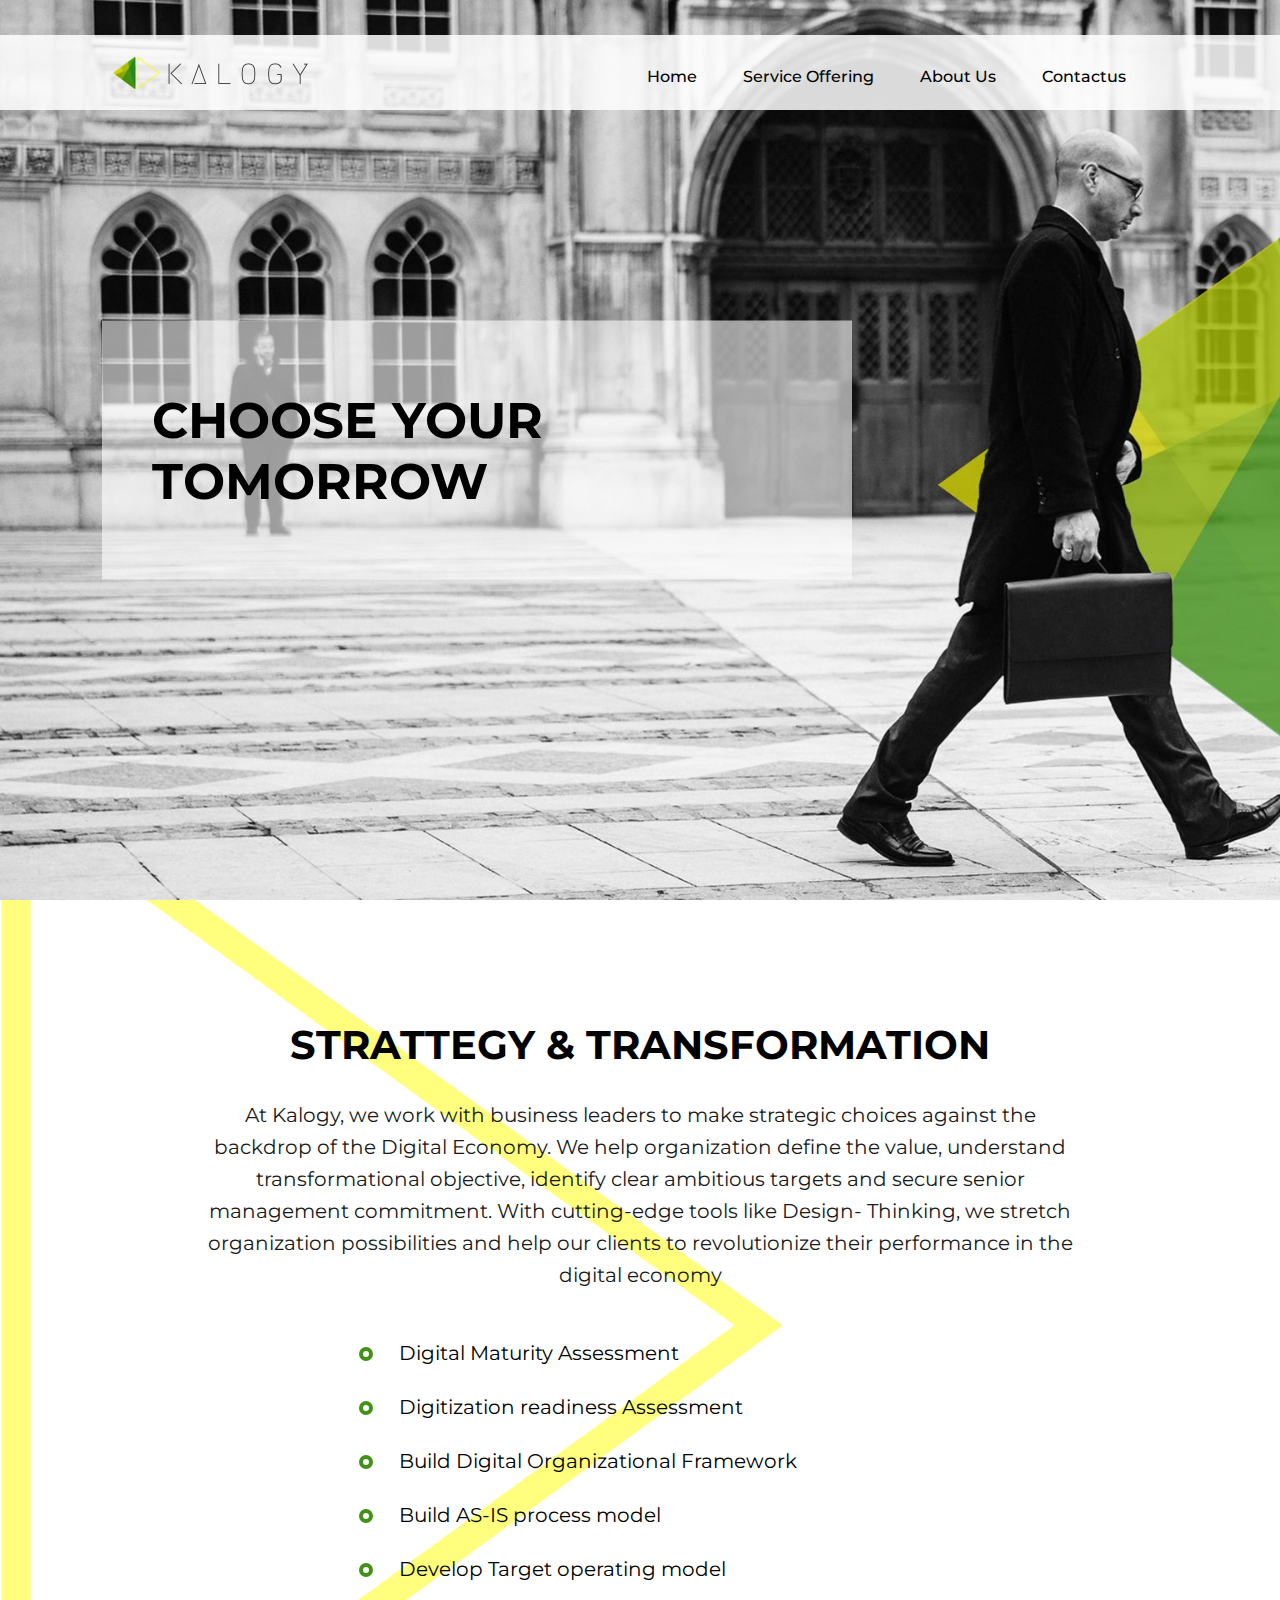
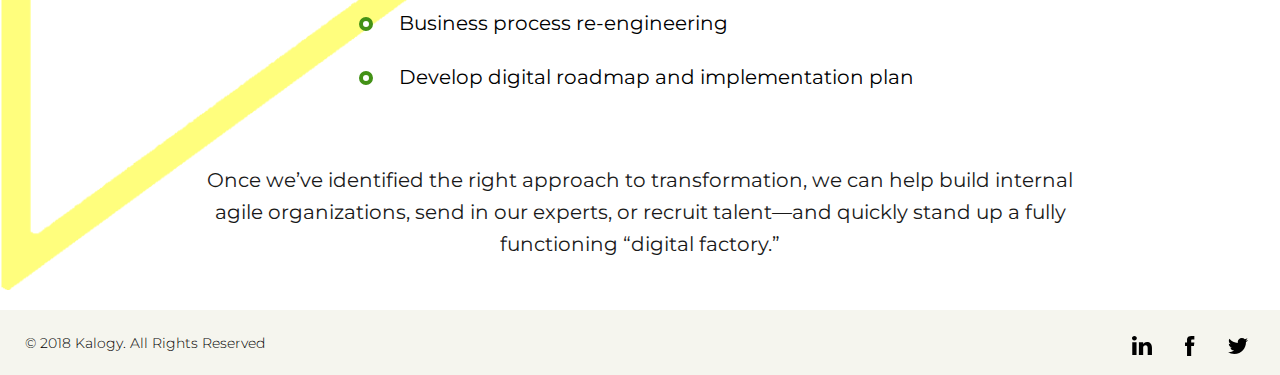
<file: service-4.html>
<!doctype html>
<html lang="en" class="no-js">
<head>
	<meta charset="UTF-8">
  <meta name="viewport" content="width=device-width, initial-scale=1.0, maximum-scale=1.0, user-scalable=no" />
	<link rel="shortcut icon" href="images/favicon.ico" type="image/x-icon">
  <link rel="icon" href="images/favicon.ico" type="image/x-icon">
	<link href="https://fonts.googleapis.com/css?family=Montserrat:400,500,600,700" rel="stylesheet">
	<link rel="stylesheet" href="css/style.css">
	<script src="js/modernizr.js"></script> <!-- Modernizr -->
	<title>Kalogy</title>
</head>
<body>
	<header class="header">
		<div class="container">
			<div class="logo">
				<a href="index.html"><img src="images/logo.png" alt=""/></a>
			</div>
			<div class="mob-menu">
				 <span></span>
				 <span></span>
				 <span></span>
			</div>
			<nav class="nav" id="mainNav">
				<ul class="nav-list">
					<li><a href="index.html">Home</a> </li>
					<li>
						<div class="serv-drop">
							<span class="link">Service Offering</span>
							<ul class="drop-dwn">
								<li> <a href="service-1.html">Applied Intelligence</a> </li>
								<li> <a href="service-2.html">Modernizing it Infrastructure</a> </li>
								<li> <a href="service-3.html">Design & Experience</a> </li>
								<li> <a href="service-4.html">Strategy & Transformation</a> </li>
								<li> <a href="service-5.html">Cybersecurity & Governance</a> </li>
								<li> <a href="service-6.html">Software Development & Delivery</a> </li>
							</ul>
						</div>
					 </li>
					<li><a href="index.html#about" class="scroll-trigger">About Us</a> </li>
					<li><a href="index.html#contact" class="scroll-trigger">Contactus</a> </li>
				</ul>
			</nav>
		</div>
	</header>
 <main class="main">
 	 <div class="banner-sec serv-bg5">
		 <div class="container">
			 <div class="content-blk">
			 	<h1>CHOOSE YOUR <br>TOMORROW <br>

				</h1>
			 </div>
		</div>
 	 </div>
	 <div class="content-sec cont-pad sec-bg-2">
	 	<div class="container">
			<h2 class="sub-title">STRATTEGY & TRANSFORMATION</h2>
       <article class="article p-graph">
 			 	  <p>At Kalogy, we work with business leaders to make strategic choices against the backdrop of the Digital Economy. We help organization define the value, understand transformational objective, identify clear ambitious targets and secure senior management commitment. With cutting-edge tools like Design- Thinking, we stretch organization possibilities and help our clients to revolutionize their performance in the digital economy
</p>
					<ul class="listing">
					 <li>Digital Maturity Assessment</li>
					 <li>Digitization readiness Assessment</li>
					 <li>Build Digital Organizational Framework</li>
					 <li>Build AS-IS process model
</li>
					 <li>Develop Target operating model</li>
					 <li>Business process re-engineering
</li>
					 <li>Develop digital roadmap and implementation plan</li>
					</ul>
					<p>Once we’ve identified the right approach to transformation, we can help build internal agile organizations, send in our experts, or recruit talent—and quickly stand up a fully functioning “digital factory.”
					</p>
			 </article>


		</div>
	 </div>
 </main>
 <footer class="footer">
 	<div class="container ">
 		<ul class="social ">
 			<li> <a href="#" target="_blank"> <svg xmlns="http://www.w3.org/2000/svg" viewBox="-2 -2 24 24" width="24" height="24" preserveAspectRatio="xMinYMin" class="jam-icon jam-3"><path d="M19.959 11.719v7.379h-4.278v-6.885c0-1.73-.619-2.91-2.167-2.91-1.182 0-1.886.796-2.195 1.565-.113.275-.142.658-.142 1.043v7.187h-4.28s.058-11.66 0-12.869h4.28v1.824l-.028.042h.028v-.042c.568-.875 1.583-2.126 3.856-2.126 2.815 0 4.926 1.84 4.926 5.792zM2.421.026C.958.026 0 .986 0 2.249c0 1.235.93 2.224 2.365 2.224h.028c1.493 0 2.42-.989 2.42-2.224C4.787.986 3.887.026 2.422.026zM.254 19.098h4.278V6.229H.254v12.869z"></path></svg></a></li>
 			<li><a href="#" target="_blank"><svg xmlns="http://www.w3.org/2000/svg" viewBox="-7 -2 24 24" width="24" height="24" preserveAspectRatio="xMinYMin" class="jam-icon jam-4"><path d="M2.046 3.865v2.748H.032v3.36h2.014v9.986H6.18V9.974h2.775s.26-1.611.386-3.373H6.197V4.303c0-.343.45-.805.896-.805h2.254V0H6.283c-4.34 0-4.237 3.363-4.237 3.865z"></path></svg></a></li>
 			<li><a href="#" target="_blank"><svg xmlns="http://www.w3.org/2000/svg" viewBox="-2 -4 24 24" width="24" height="24" preserveAspectRatio="xMinYMin" class="jam-icon jam-3"><path d="M20 1.907a8.292 8.292 0 0 1-2.356.637A4.07 4.07 0 0 0 19.448.31a8.349 8.349 0 0 1-2.607.98A4.12 4.12 0 0 0 13.846.015c-2.266 0-4.103 1.81-4.103 4.04 0 .316.036.625.106.92A11.708 11.708 0 0 1 1.393.754a3.964 3.964 0 0 0-.554 2.03c0 1.403.724 2.64 1.824 3.363A4.151 4.151 0 0 1 .805 5.64v.05c0 1.958 1.415 3.591 3.29 3.963a4.216 4.216 0 0 1-1.08.141c-.265 0-.522-.025-.773-.075a4.098 4.098 0 0 0 3.832 2.807 8.312 8.312 0 0 1-5.095 1.727c-.332 0-.658-.02-.979-.056a11.727 11.727 0 0 0 6.289 1.818c7.547 0 11.673-6.157 11.673-11.496l-.014-.523A8.126 8.126 0 0 0 20 1.907z"></path></svg></a></li>
 		</ul>
 		<div class="cpy-rgt">
 			© 2018 Kalogy. All Rights Reserved
 		</div>
 	</div>
 </footer>
<script src="js/jquery-3.1.min.js"></script>
<script src="js/main.js"></script> <!-- Resource jQuery -->
</body>
</html>
</file>
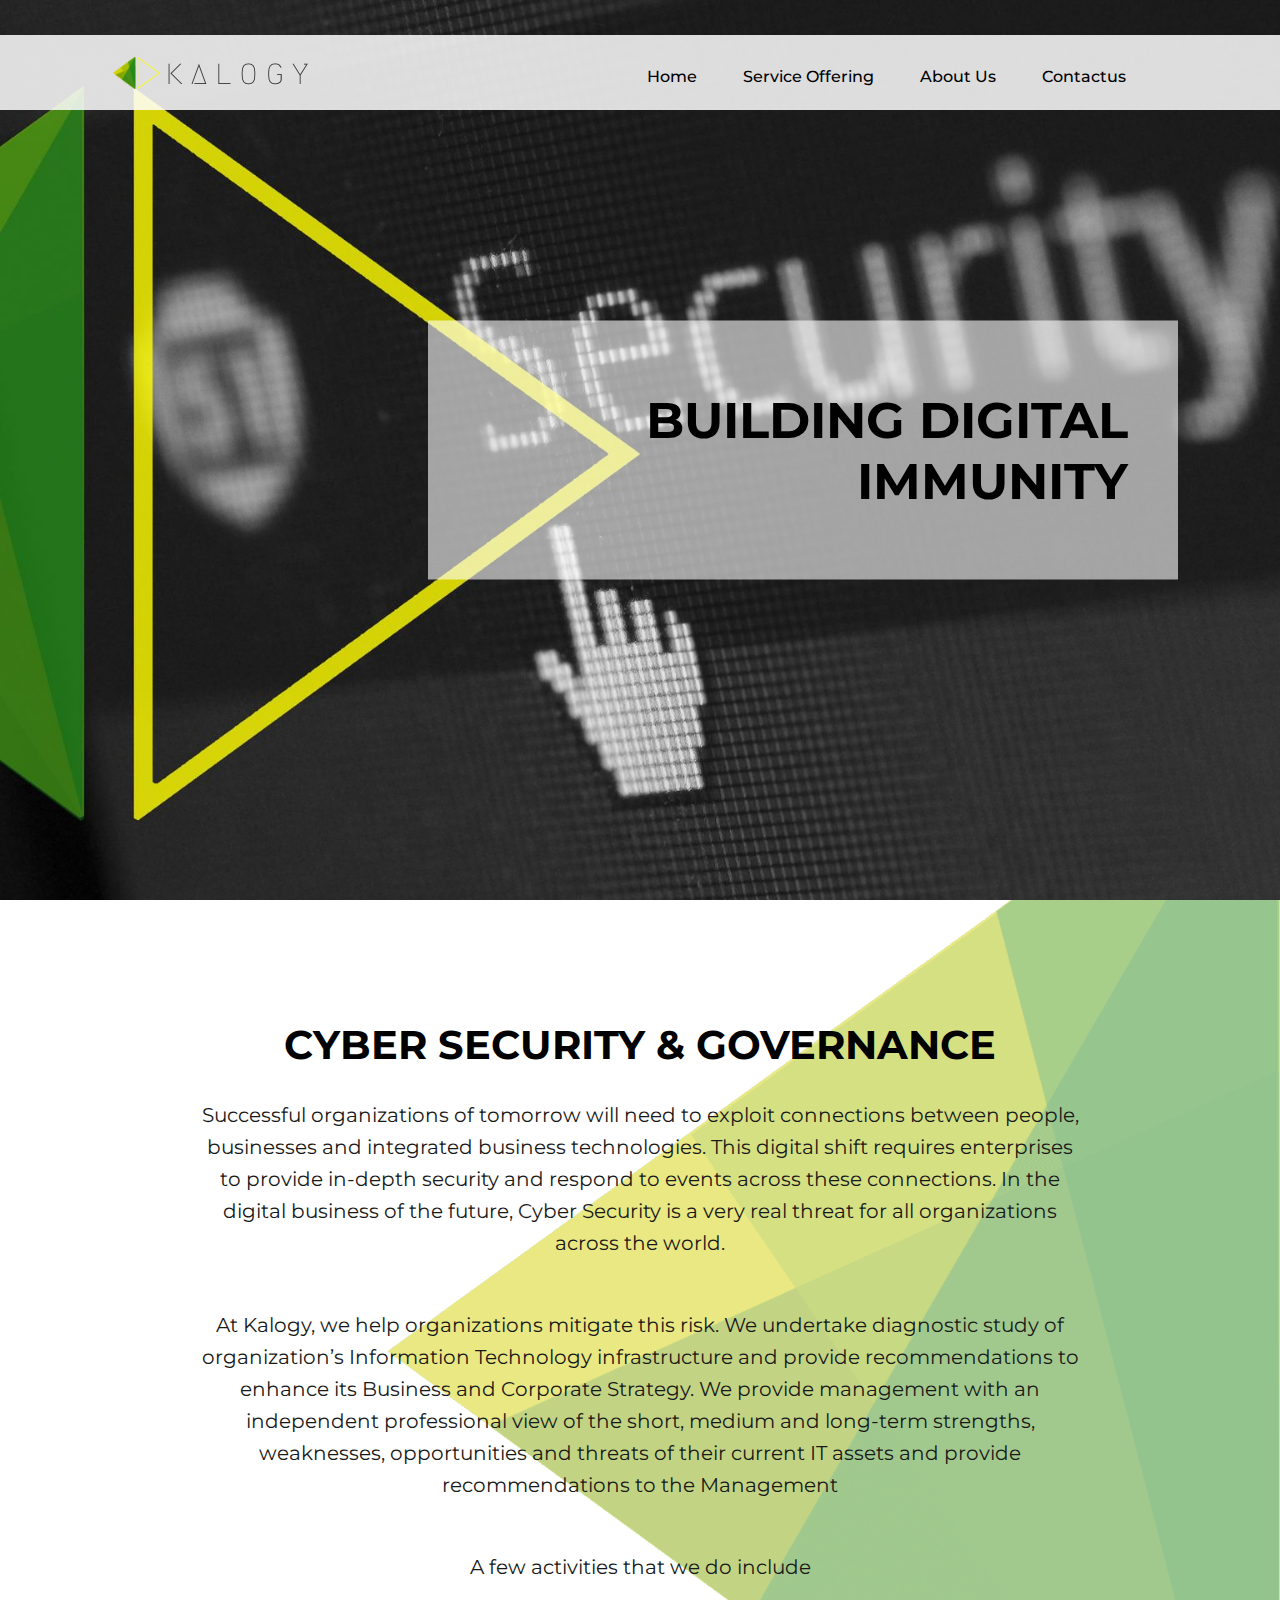
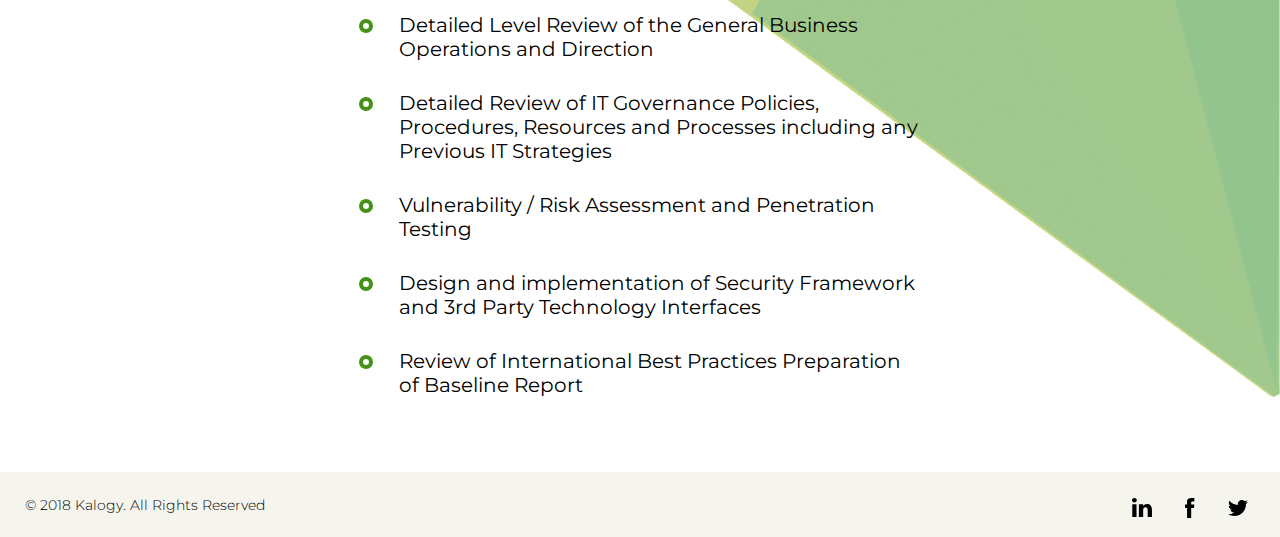
<file: service-5.html>
<!doctype html>
<html lang="en" class="no-js">
<head>
	<meta charset="UTF-8">
  <meta name="viewport" content="width=device-width, initial-scale=1.0, maximum-scale=1.0, user-scalable=no" />
	<link rel="shortcut icon" href="images/favicon.ico" type="image/x-icon">
  <link rel="icon" href="images/favicon.ico" type="image/x-icon">
	<link href="https://fonts.googleapis.com/css?family=Montserrat:400,500,600,700" rel="stylesheet">
	<link rel="stylesheet" href="css/style.css">
	<script src="js/modernizr.js"></script> <!-- Modernizr -->
	<title>Kalogy</title>
</head>
<body>
	<header class="header">
		<div class="container">
			<div class="logo">
				<a href="index.html"><img src="images/logo.png" alt=""/></a>
			</div>
			<div class="mob-menu">
				 <span></span>
				 <span></span>
				 <span></span>
			</div>
			<nav class="nav" id="mainNav">
				<ul class="nav-list">
					<li><a href="index.html">Home</a> </li>
					<li>
						<div class="serv-drop">
							<span class="link">Service Offering</span>
							<ul class="drop-dwn">
								<li> <a href="service-1.html">Applied Intelligence</a> </li>
								<li> <a href="service-2.html">Modernizing it Infrastructure</a> </li>
								<li> <a href="service-3.html">Design & Experience</a> </li>
								<li> <a href="service-4.html">Strategy & Transformation</a> </li>
								<li> <a href="service-5.html">Cybersecurity & Governance</a> </li>
								<li> <a href="service-6.html">Software Development & Delivery</a> </li>
							</ul>
						</div>
					 </li>
					<li><a href="index.html#about" class="scroll-trigger">About Us</a> </li>
					<li><a href="index.html#contact" class="scroll-trigger">Contactus</a> </li>
				</ul>
			</nav>
		</div>
	</header>
 <main class="main">
 	 <div class="banner-sec serv-bg6">
		 <div class="container">
			 <div class="content-blk right">
			 	<h1>BUILDING DIGITAL <br>IMMUNITY<br>
				</h1>
			 </div>
		</div>
 	 </div>
	 <div class="content-sec cont-pad sec-bg-1">
	 	<div class="container">
			<h2 class="sub-title">CYBER SECURITY & GOVERNANCE</h2>
       <article class="article p-graph">
 			 	  <p>Successful organizations of tomorrow will need to exploit connections between people, businesses and integrated business technologies. This digital shift requires enterprises to provide in-depth security and respond to events across these connections. In the digital business of the future, Cyber Security is a very real threat for all organizations across the world.
</p>
					<p>
						At Kalogy, we help organizations mitigate this risk. We undertake diagnostic study of organization’s Information Technology infrastructure and provide recommendations to enhance its Business and Corporate Strategy.
						<span>	We provide management with an independent professional view of the short, medium and long-term strengths, weaknesses, opportunities and threats of their current IT assets and provide recommendations to the Management
</span>
					</p>
					<p class="m-0">A few activities that we do include</p>
					<ul class="listing">
						<li>Detailed Level Review of the General Business Operations and Direction</li>
						<li>Detailed Review of IT Governance Policies, Procedures, Resources and Processes including any Previous IT Strategies</li>
						<li>Vulnerability / Risk Assessment and Penetration Testing</li>
						<li>Design and implementation of Security Framework and 3rd Party Technology Interfaces</li>
						<li>Review of International Best Practices Preparation of Baseline Report</li>
					</ul>
			 </article>

		</div>
	 </div>
 </main>
 <footer class="footer">
 	<div class="container ">
 		<ul class="social ">
 			<li> <a href="#" target="_blank"> <svg xmlns="http://www.w3.org/2000/svg" viewBox="-2 -2 24 24" width="24" height="24" preserveAspectRatio="xMinYMin" class="jam-icon jam-3"><path d="M19.959 11.719v7.379h-4.278v-6.885c0-1.73-.619-2.91-2.167-2.91-1.182 0-1.886.796-2.195 1.565-.113.275-.142.658-.142 1.043v7.187h-4.28s.058-11.66 0-12.869h4.28v1.824l-.028.042h.028v-.042c.568-.875 1.583-2.126 3.856-2.126 2.815 0 4.926 1.84 4.926 5.792zM2.421.026C.958.026 0 .986 0 2.249c0 1.235.93 2.224 2.365 2.224h.028c1.493 0 2.42-.989 2.42-2.224C4.787.986 3.887.026 2.422.026zM.254 19.098h4.278V6.229H.254v12.869z"></path></svg></a></li>
 			<li><a href="#" target="_blank"><svg xmlns="http://www.w3.org/2000/svg" viewBox="-7 -2 24 24" width="24" height="24" preserveAspectRatio="xMinYMin" class="jam-icon jam-4"><path d="M2.046 3.865v2.748H.032v3.36h2.014v9.986H6.18V9.974h2.775s.26-1.611.386-3.373H6.197V4.303c0-.343.45-.805.896-.805h2.254V0H6.283c-4.34 0-4.237 3.363-4.237 3.865z"></path></svg></a></li>
 			<li><a href="#" target="_blank"><svg xmlns="http://www.w3.org/2000/svg" viewBox="-2 -4 24 24" width="24" height="24" preserveAspectRatio="xMinYMin" class="jam-icon jam-3"><path d="M20 1.907a8.292 8.292 0 0 1-2.356.637A4.07 4.07 0 0 0 19.448.31a8.349 8.349 0 0 1-2.607.98A4.12 4.12 0 0 0 13.846.015c-2.266 0-4.103 1.81-4.103 4.04 0 .316.036.625.106.92A11.708 11.708 0 0 1 1.393.754a3.964 3.964 0 0 0-.554 2.03c0 1.403.724 2.64 1.824 3.363A4.151 4.151 0 0 1 .805 5.64v.05c0 1.958 1.415 3.591 3.29 3.963a4.216 4.216 0 0 1-1.08.141c-.265 0-.522-.025-.773-.075a4.098 4.098 0 0 0 3.832 2.807 8.312 8.312 0 0 1-5.095 1.727c-.332 0-.658-.02-.979-.056a11.727 11.727 0 0 0 6.289 1.818c7.547 0 11.673-6.157 11.673-11.496l-.014-.523A8.126 8.126 0 0 0 20 1.907z"></path></svg></a></li>
 		</ul>
 		<div class="cpy-rgt">
 			© 2018 Kalogy. All Rights Reserved
 		</div>
 	</div>
 </footer>
<script src="js/jquery-3.1.min.js"></script>
<script src="js/main.js"></script> <!-- Resource jQuery -->
</body>
</html>
</file>
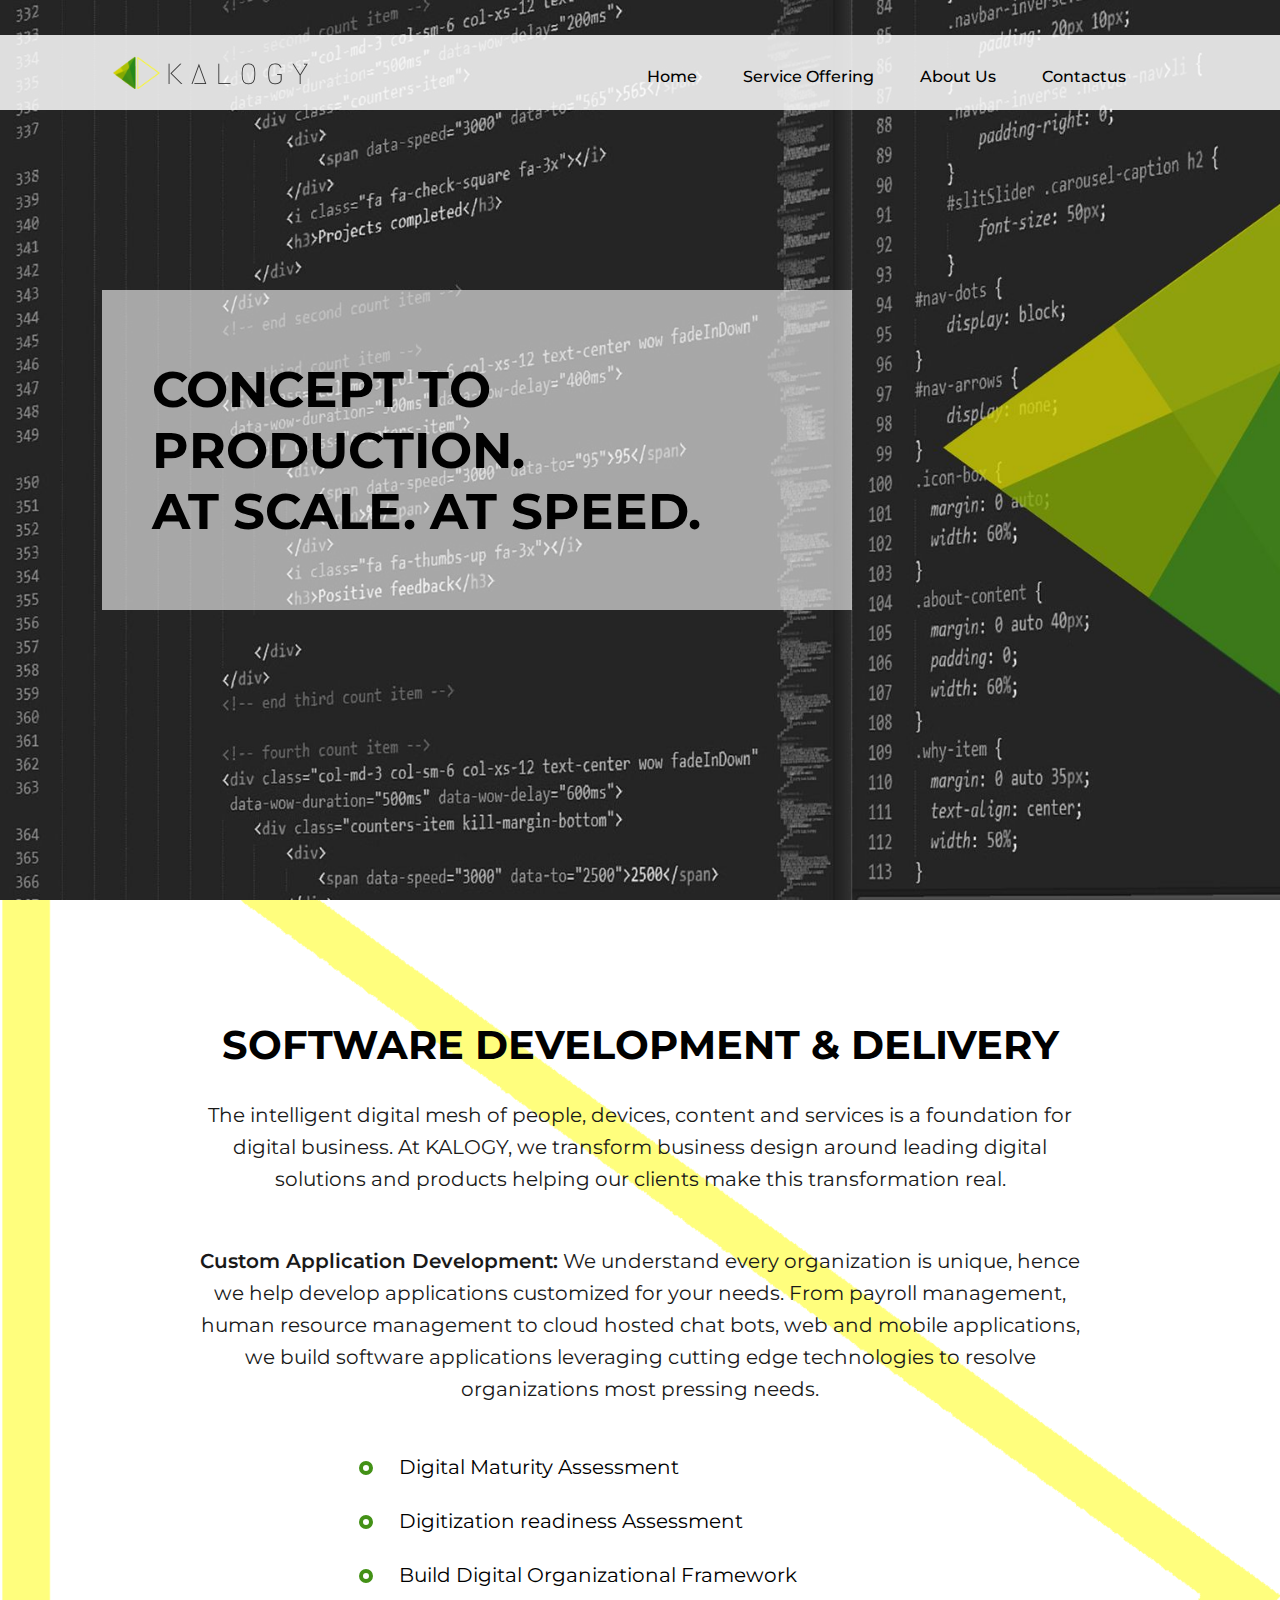
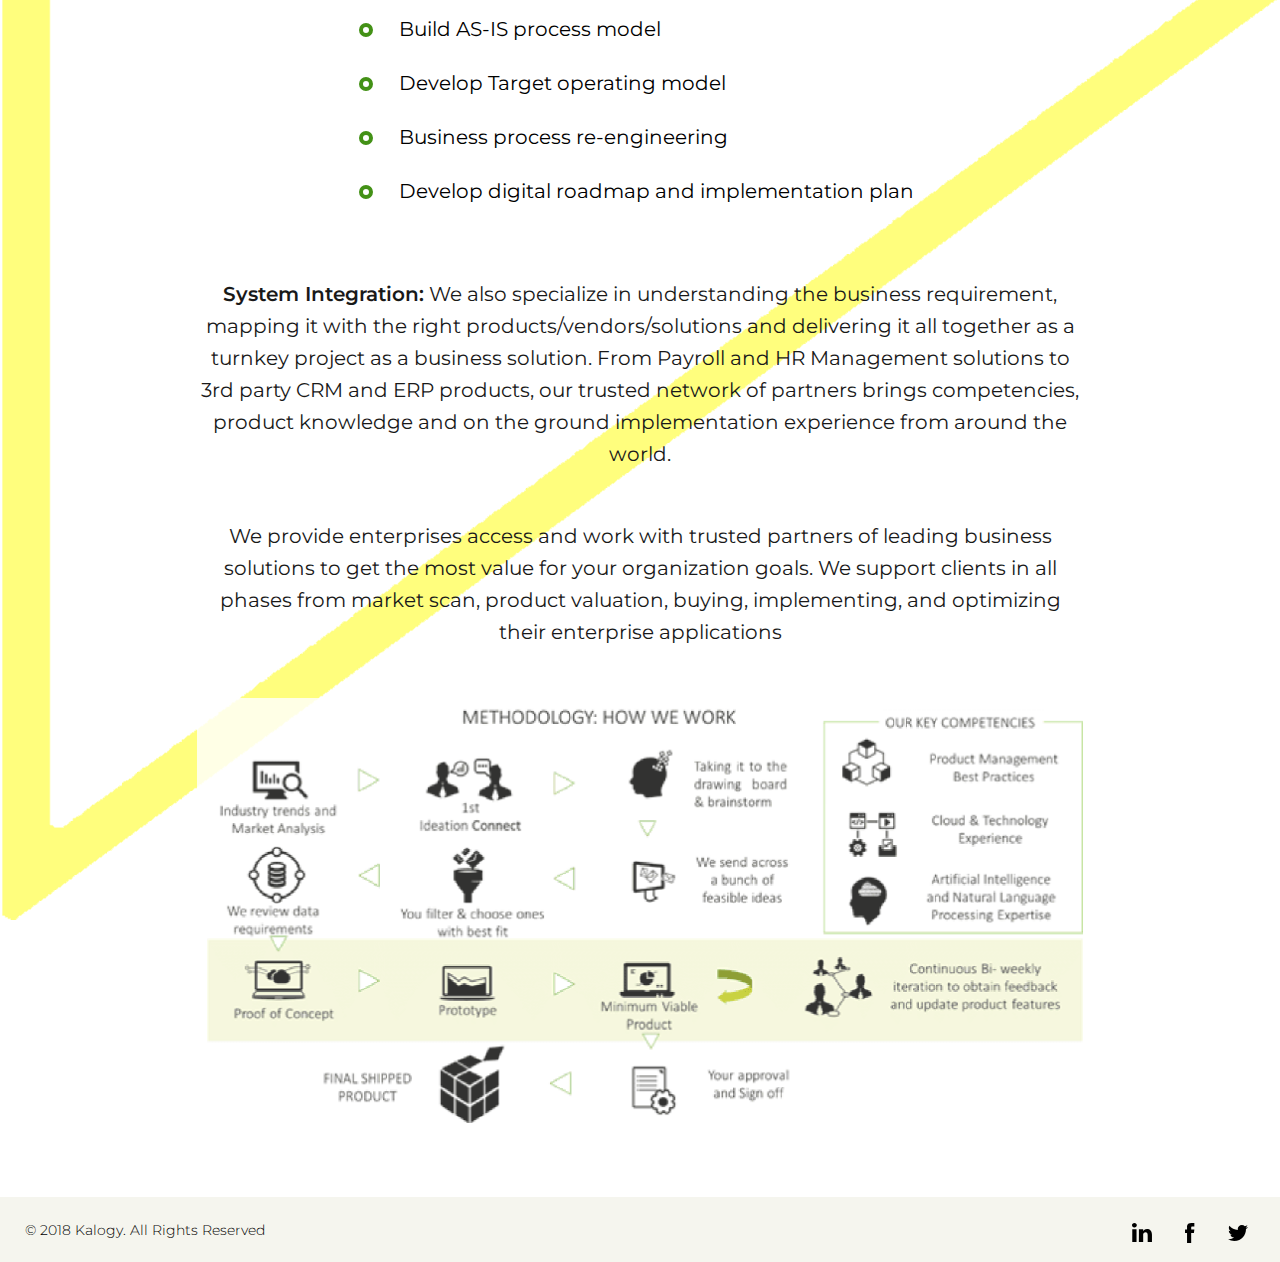
<file: service-6.html>
<!doctype html>
<html lang="en" class="no-js">
<head>
	<meta charset="UTF-8">
  <meta name="viewport" content="width=device-width, initial-scale=1.0, maximum-scale=1.0, user-scalable=no" />
	<link rel="shortcut icon" href="images/favicon.ico" type="image/x-icon">
  <link rel="icon" href="images/favicon.ico" type="image/x-icon">
	<link href="https://fonts.googleapis.com/css?family=Montserrat:400,500,600,700" rel="stylesheet">
	<link rel="stylesheet" href="css/style.css">
	<script src="js/modernizr.js"></script> <!-- Modernizr -->
	<title>Kalogy</title>
</head>
<body>
	<header class="header">
		<div class="container">
			<div class="logo">
				<a href="index.html"><img src="images/logo.png" alt=""/></a>
			</div>
			<div class="mob-menu">
				 <span></span>
				 <span></span>
				 <span></span>
			</div>
			<nav class="nav" id="mainNav">
				<ul class="nav-list">
					<li><a href="index.html">Home</a> </li>
					<li>
						<div class="serv-drop">
							<span class="link">Service Offering</span>
							<ul class="drop-dwn">
								<li> <a href="service-1.html">Applied Intelligence</a> </li>
								<li> <a href="service-2.html">Modernizing it Infrastructure</a> </li>
								<li> <a href="service-3.html">Design & Experience</a> </li>
								<li> <a href="service-4.html">Strategy & Transformation</a> </li>
								<li> <a href="service-5.html">Cybersecurity & Governance</a> </li>
								<li> <a href="service-6.html">Software Development & Delivery</a> </li>
							</ul>
						</div>
					 </li>
					<li><a href="index.html#about" class="scroll-trigger">About Us</a> </li>
					<li><a href="index.html#contact" class="scroll-trigger">Contactus</a> </li>
				</ul>
			</nav>
		</div>
	</header>
 <main class="main">
 	 <div class="banner-sec serv-bg4">
		 <div class="container">
			 <div class="content-blk">
			 	<h1>CONCEPT TO<br>PRODUCTION.<br>
					AT SCALE. AT SPEED.
				</h1>
			 </div>
		</div>
 	 </div>
	 <div class="content-sec cont-pad sec-bg-2">
	 	<div class="container">
			<h2 class="sub-title">SOFTWARE DEVELOPMENT & DELIVERY</h2>
       <article class="article p-graph">
 			 	  <p>The intelligent digital mesh of people, devices, content and services is a foundation for digital business. At KALOGY, we transform business design around leading digital solutions and products helping our clients make this transformation real. </p>
					<p><strong>Custom Application Development:</strong> We understand every organization is unique, hence we help develop applications customized for your needs. From payroll management, human resource management to cloud hosted chat bots, web and mobile applications, we build software applications leveraging cutting edge technologies to resolve organizations most pressing needs.
</p>
					<ul class="listing">
					 <li>Digital Maturity Assessment</li>
					 <li>Digitization readiness Assessment</li>
					 <li>Build Digital Organizational Framework</li>
					 <li>Build AS-IS process model
</li>
					 <li>Develop Target operating model</li>
					 <li>Business process re-engineering
</li>
					 <li>Develop digital roadmap and implementation plan</li>
					</ul>
					<p><strong>System Integration:</strong> We also  specialize in understanding the business requirement, mapping it with the right products/vendors/solutions and delivering it all together as a turnkey project as a business solution. From Payroll and HR Management solutions to 3rd party CRM and ERP products, our trusted network of partners brings competencies, product knowledge and on the ground implementation experience from around the world.
					</p>
					<p>We provide enterprises access and work with trusted partners of leading business solutions to get the most value for your organization goals. We support clients in all phases from market scan, product valuation, buying, implementing, and optimizing their enterprise applications</p>
					<div class="img-blk">
						<img src="images/Image-1.png"/>
					</div>
			 </article>


		</div>
	 </div>
 </main>
 <footer class="footer">
 	<div class="container ">
 		<ul class="social ">
 			<li> <a href="#" target="_blank"> <svg xmlns="http://www.w3.org/2000/svg" viewBox="-2 -2 24 24" width="24" height="24" preserveAspectRatio="xMinYMin" class="jam-icon jam-3"><path d="M19.959 11.719v7.379h-4.278v-6.885c0-1.73-.619-2.91-2.167-2.91-1.182 0-1.886.796-2.195 1.565-.113.275-.142.658-.142 1.043v7.187h-4.28s.058-11.66 0-12.869h4.28v1.824l-.028.042h.028v-.042c.568-.875 1.583-2.126 3.856-2.126 2.815 0 4.926 1.84 4.926 5.792zM2.421.026C.958.026 0 .986 0 2.249c0 1.235.93 2.224 2.365 2.224h.028c1.493 0 2.42-.989 2.42-2.224C4.787.986 3.887.026 2.422.026zM.254 19.098h4.278V6.229H.254v12.869z"></path></svg></a></li>
 			<li><a href="#" target="_blank"><svg xmlns="http://www.w3.org/2000/svg" viewBox="-7 -2 24 24" width="24" height="24" preserveAspectRatio="xMinYMin" class="jam-icon jam-4"><path d="M2.046 3.865v2.748H.032v3.36h2.014v9.986H6.18V9.974h2.775s.26-1.611.386-3.373H6.197V4.303c0-.343.45-.805.896-.805h2.254V0H6.283c-4.34 0-4.237 3.363-4.237 3.865z"></path></svg></a></li>
 			<li><a href="#" target="_blank"><svg xmlns="http://www.w3.org/2000/svg" viewBox="-2 -4 24 24" width="24" height="24" preserveAspectRatio="xMinYMin" class="jam-icon jam-3"><path d="M20 1.907a8.292 8.292 0 0 1-2.356.637A4.07 4.07 0 0 0 19.448.31a8.349 8.349 0 0 1-2.607.98A4.12 4.12 0 0 0 13.846.015c-2.266 0-4.103 1.81-4.103 4.04 0 .316.036.625.106.92A11.708 11.708 0 0 1 1.393.754a3.964 3.964 0 0 0-.554 2.03c0 1.403.724 2.64 1.824 3.363A4.151 4.151 0 0 1 .805 5.64v.05c0 1.958 1.415 3.591 3.29 3.963a4.216 4.216 0 0 1-1.08.141c-.265 0-.522-.025-.773-.075a4.098 4.098 0 0 0 3.832 2.807 8.312 8.312 0 0 1-5.095 1.727c-.332 0-.658-.02-.979-.056a11.727 11.727 0 0 0 6.289 1.818c7.547 0 11.673-6.157 11.673-11.496l-.014-.523A8.126 8.126 0 0 0 20 1.907z"></path></svg></a></li>
 		</ul>
 		<div class="cpy-rgt">
 			© 2018 Kalogy. All Rights Reserved
 		</div>
 	</div>
 </footer>
<script src="js/jquery-3.1.min.js"></script>
<script src="js/main.js"></script> <!-- Resource jQuery -->
</body>
</html>
</file>
<file: css/style.css>
/*! normalize.css v3.0.3 | MIT License | github.com/necolas/normalize.css */html{font-family:sans-serif;-ms-text-size-adjust:100%;-webkit-text-size-adjust:100%}body,p{margin:0}article,aside,details,figcaption,figure,footer,header,hgroup,main,menu,nav,section,summary{display:block}audio,canvas,progress,video{display:inline-block;vertical-align:baseline}audio:not([controls]){display:none;height:0}[hidden],template{display:none}a{background-color:transparent}a:active,a:hover{outline:0}abbr[title]{border-bottom:1px dotted}b,strong{font-weight:bold}dfn{font-style:italic}h1{font-size:2em;margin:0.67em 0}mark{background:#ff0;color:#000}small{font-size:80%}sub,sup{font-size:75%;line-height:0;position:relative;vertical-align:baseline}sup{top:-0.5em}sub{bottom:-0.25em}img{border:0;max-width:100%}svg:not(:root){overflow:hidden}figure{margin:1em 40px}hr{box-sizing:content-box;height:0}pre{overflow:auto}code,kbd,pre,samp{font-family:monospace, monospace;font-size:1em}button,input,optgroup,select,textarea{color:inherit;font:inherit;margin:0}button{overflow:visible}button,select{text-transform:none}button,html input[type="button"],input[type="reset"],input[type="submit"]{-webkit-appearance:button;cursor:pointer}button[disabled],html input[disabled]{cursor:default}button::-moz-focus-inner,input::-moz-focus-inner{border:0;padding:0}input{line-height:normal}input[type="checkbox"],input[type="radio"]{box-sizing:border-box;padding:0}input[type="number"]::-webkit-inner-spin-button,input[type="number"]::-webkit-outer-spin-button{height:auto}input[type="search"]{-webkit-appearance:textfield;box-sizing:content-box}input[type="search"]::-webkit-search-cancel-button,input[type="search"]::-webkit-search-decoration{-webkit-appearance:none}fieldset{border:1px solid #c0c0c0;margin:0 2px;padding:0.35em 0.625em 0.75em}legend{border:0;padding:0}textarea{overflow:auto}optgroup{font-weight:bold}table{border-collapse:collapse;border-spacing:0}td,th{padding:0}ul,li,ol{list-style:none;margin:0;padding:0}*,*::after,*::before{box-sizing:border-box;-webkit-box-sizing:border-box}.clearfix:before,.clearfix:after{content:" ";display:table}.clearfix:after{clear:both}html{font-size:70%}@media only screen and (min-width: 1024px){html{font-size:100%}}body{font-size:1rem;font-family:"Montserrat",sans-serif;font-weight:500;background-color:#ffffff}a{text-decoration:none;font-weight:normal}a:hover,a:focus{text-decoration:none;outline:none}.container{max-width:1600px;width:100%;padding:0 10px;margin:0 auto;position:relative}@media only screen and (min-width: 1024px){.container{padding:0 25px}}@media only screen and (min-width: 1600px){.container{padding:0 8%}}.header{background-color:#ffffff;position:fixed;top:0;height:55px;width:100%;left:0;z-index:100;-webkit-box-shadow:0 2px 8px 0 rgba(0,0,0,0.08);box-shadow:0 2px 8px 0 rgba(0,0,0,0.08)}.header .container{padding:0}.header .container:before,.header .container:after{content:" ";display:table}.header .container:after{clear:both}.header .logo{padding:10px 0 0 10px;max-width:170px}@media only screen and (min-width: 1024px){.header{box-shadow:none;-webkit-box-shadow:none;background-color:rgba(255,255,255,0.85);height:75px;position:absolute;width:100%;left:0;top:35px;padding:21px 0}.header .logo{float:left;max-width:none;padding-top:0}.header .container{padding:0 8%}}@media only screen and (min-width: 1024px){.header .nav{float:right;width:80%;margin-top:6px;text-align:right}}.header .nav-list{max-height:0;margin-top:10px;overflow:hidden;background-color:#ffffff;padding:0 10px;-moz-transition:max-height 0.4s;-o-transition:max-height 0.4s;-webkit-transition:max-height 0.4s;transition:max-height 0.4s}.header .nav-list>li{margin-bottom:10px}.header .nav-list>li>a,.header .nav-list>li .link{font-weight:500;color:#010101;font-size:1.25rem;padding:10px 0;display:block;-webkit-transition:all .3s ease-in-out;-moz-transition:all .3s ease-in-out;-ms-transition:all .3s ease-in-out;-o-transition:all .3s ease-in-out;transition:all .3s ease-in-out;position:relative}.header .nav-list>li>a:after,.header .nav-list>li .link:after{position:absolute;content:"";width:0;height:2px;bottom:0;left:0;background-color:#439116;-webkit-transition:all .4s ease-in-out;-moz-transition:all .4s ease-in-out;-ms-transition:all .4s ease-in-out;-o-transition:all .4s ease-in-out;transition:all .4s ease-in-out}.header .nav-list>li>a:hover,.header .nav-list>li>a.active,.header .nav-list>li .link:hover,.header .nav-list>li .link.active{color:#439116}.header .nav-list>li>a:hover:after,.header .nav-list>li>a.active:after,.header .nav-list>li .link:hover:after,.header .nav-list>li .link.active:after{width:20px}@media only screen and (min-width: 1024px){.header .nav-list{max-height:none;overflow:visible;margin-top:0;background-color:transparent}.header .nav-list>li{display:inline-block;margin-right:5%}.header .nav-list>li>a,.header .nav-list>li .link{padding:5px 0;cursor:pointer;font-size:1rem}}.header.open .nav-list{max-height:calc(100vh - 55px);padding-bottom:20px}.header .serv-drop{position:relative}@media only screen and (min-width: 1024px){.header .serv-drop{padding-bottom:29px}.header .serv-drop:hover .drop-dwn{opacity:1;visibility:visible}.header .serv-drop:hover .link{color:#439116}.header .serv-drop:hover .link:after{width:20px}}.header .drop-dwn{text-align:left;margin-left:25px}.header .drop-dwn>li{margin-bottom:25px}.header .drop-dwn>li:last-child{margin-bottom:15px}.header .drop-dwn>li>a{padding:8px 0;font-size:1.125rem;-webkit-transition:all .2s ease-in-out;-moz-transition:all .2s ease-in-out;-ms-transition:all .2s ease-in-out;-o-transition:all .2s ease-in-out;transition:all .2s ease-in-out;color:#010101}.header .drop-dwn>li>a:hover{color:#439116}@media only screen and (min-width: 1024px){.header .drop-dwn{margin-left:0;background-color:rgba(255,255,255,0.85);position:absolute;top:48px;left:0;min-width:300px;padding:25px;-webkit-transition:all .2s ease-in-out;-moz-transition:all .2s ease-in-out;-ms-transition:all .2s ease-in-out;-o-transition:all .2s ease-in-out;transition:all .2s ease-in-out;opacity:0;visibility:hidden}.header .drop-dwn>li>a{font-size:.9375rem}}.banner-sec{width:100%;background-size:cover;background-repeat:no-repeat}.banner-sec .container{height:100%;min-height:370px}.banner-sec .content-blk{position:absolute;top:100px;left:0;background-color:rgba(255,255,255,0.6);width:100%;padding:25px}@media only screen and (min-width: 1024px) and (max-height: 700px){.banner-sec .content-blk{top:135px;-moz-transform:translateY(0%);-webkit-transform:translateY(0%);-o-transform:translateY(0%);-ms-transform:translateY(0%);transform:translateY(0%)}}.banner-sec h1{text-transform:uppercase;font-weight:700;font-size:2.625rem;color:#010101}@media only screen and (min-width: 768px){.banner-sec{min-height:400px}.banner-sec h1{font-size:3.125rem}.banner-sec .container{min-height:400px}}@media only screen and (min-width: 1024px){.banner-sec{height:100vh;min-height:700px}.banner-sec .content-blk{top:50%;-moz-transform:translateY(-50%);-webkit-transform:translateY(-50%);-o-transform:translateY(-50%);-ms-transform:translateY(-50%);transform:translateY(-50%);left:8%;max-width:750px;padding:35px 50px}.banner-sec .content-blk.right{text-align:right;left:auto;right:8%}}@media only screen and (min-width: 1600px){.banner-sec .content-blk{left:25px}.banner-sec .content-blk.right{right:25px}.banner-sec h1{line-height:100px}}.banner-sec.home-bg{background-image:url("../images/home-banner-mob.jpg")}@media only screen and (min-width: 768px){.banner-sec.home-bg{background-image:url("../images/home-banner.jpg")}}.banner-sec.serv-bg1{background-image:url("../images/serv-banner1-mob.jpg")}@media only screen and (min-width: 768px){.banner-sec.serv-bg1{background-image:url("../images/serv-banner1.jpg")}}.banner-sec.serv-bg2{background-image:url("../images/serv-banner2-mob.jpg")}@media only screen and (min-width: 768px){.banner-sec.serv-bg2{background-image:url("../images/serv-banner2.jpg")}}.banner-sec.serv-bg3{background-image:url("../images/serv-banner3-mob.jpg")}@media only screen and (min-width: 768px){.banner-sec.serv-bg3{background-image:url("../images/serv-banner3.jpg")}}.banner-sec.serv-bg4{background-image:url("../images/serv-banner5-mob.jpg")}@media only screen and (min-width: 768px){.banner-sec.serv-bg4{background-image:url("../images/serv-banner5.jpg")}}.banner-sec.serv-bg5{background-image:url("../images/serv-banner4-mob.jpg")}@media only screen and (min-width: 768px){.banner-sec.serv-bg5{background-image:url("../images/serv-banner4.jpg")}}.banner-sec.serv-bg6{background-image:url("../images/serv-banner6-mob.jpg")}@media only screen and (min-width: 768px){.banner-sec.serv-bg6{background-image:url("../images/serv-banner6.jpg")}}.sub-title{font-weight:700;margin-bottom:20px;text-align:center;margin-top:0;font-size:2.5rem;text-transform:uppercase;color:#010101}@media only screen and (min-width: 1024px){.sub-title{margin-bottom:30px}}.content-sec{background-repeat:no-repeat;height:100%;background-size:contain}.content-sec.home-bg{background-image:url("../images/home-bg.png")}.content-sec.sec-bg-1{background-image:url("../images/sec-bg-1.png");background-position:top right}.content-sec.sec-bg-2{background-image:url("../images/sec-bg-2.png");background-position:top left}.article{text-align:left;padding:0 5%}.article p{font-size:1.25rem;line-height:2rem;color:#191919;font-weight:400;margin-bottom:20px}.article p strong{font-weight:600}@media only screen and (min-width: 1024px){.article{padding:0 14%;text-align:center}.article.p-graph p{padding-bottom:30px}.article p{margin-bottom:20px}}@media only screen and (min-width: 1024px){.p-sec{padding-top:60px}}.cont-pad{padding-top:50px}@media only screen and (min-width: 1024px){.cont-pad{padding-top:120px}}.gird-img{text-align:center;margin-bottom:20px}@media only screen and (min-width: 1024px){.gird-img{margin-bottom:5%;padding:0 2.5%}}.grid-blk:before,.grid-blk:after{content:" ";display:table}.grid-blk:after{clear:both}@media only screen and (min-width: 1024px){.grid-blk .col-6{float:left;width:50%}.grid-blk .col-3{width:33.33%;float:left}}.grid-wrap{padding:25px 0}@media only screen and (min-width: 1024px){.grid-wrap{padding:60px 0 30px}}.contact-blk{padding-top:30px}.contact-blk .grid-blk{text-align:center}.contact-blk .col-3{margin-bottom:30px}.contact-blk p{color:#191919;margin-bottom:12px;font-size:1.25rem}@media only screen and (min-width: 1024px){.contact-blk{padding-top:70px}.contact-blk p{margin-bottom:20px}.contact-blk .grid-blk{padding:30px 0 50px}.contact-blk .col-3{margin-bottom:0}}.footer{min-height:65px;text-align:center;font-size:14px;font-weight:300;background-color:#f5f5ee;padding:24px 0}.main-content{padding-top:55px}@media only screen and (min-width: 1024px){.main-content{padding-top:0}}.mob-menu{position:absolute;right:12px;top:17px}@media only screen and (min-width: 1024px){.mob-menu{display:none}}.mob-menu span{display:block;width:30px;height:4px;margin-bottom:5px;position:relative;background:#439116;border-radius:3px;z-index:1;-webkit-transform-origin:4px 0px;transform-origin:4px 0px;transition:background 0.5s cubic-bezier(0.77, 0.2, 0.05, 1),opacity 0.55s ease,-webkit-transform 0.5s cubic-bezier(0.77, 0.2, 0.05, 1);transition:transform 0.5s cubic-bezier(0.77, 0.2, 0.05, 1),background 0.5s cubic-bezier(0.77, 0.2, 0.05, 1),opacity 0.55s ease;transition:transform 0.5s cubic-bezier(0.77, 0.2, 0.05, 1),background 0.5s cubic-bezier(0.77, 0.2, 0.05, 1),opacity 0.55s ease,-webkit-transform 0.5s cubic-bezier(0.77, 0.2, 0.05, 1)}.mob-menu span:first-child{transform-origin:0% 0%}.mob-menu span:nth-last-child(2){transform-origin:0% 100%}.mob-menu.active span{opacity:1;-webkit-transform:rotate(45deg) translate(-6px, -19px);transform:rotate(45deg) translate(-6px, -18px)}.mob-menu.active span:nth-last-child(2){-webkit-transform:rotate(-45deg) translate(0, 13px);transform:rotate(-45deg) translate(0, 13px)}.mob-menu.active span:nth-last-child(3){opacity:0;-webkit-transform:rotate(0deg) scale(0.2, 0.2);transform:rotate(0deg) scale(0.2, 0.2)}.list-wrap{padding:1px 0 20px;font-size:1.125rem}.list-wrap h4{font-size:1.5rem;font-weight:500}@media only screen and (min-width: 1024px){.list-wrap{font-size:1rem;padding:0 0 50px}.list-wrap h4{font-size:1.125rem}}.list-blk{padding-bottom:0}.list-blk ul,.list-blk ol{margin-left:30px}.list-blk ul,.list-blk ul li{list-style:disc;line-height:24px}.list-blk ol,.list-blk ol li{list-style:decimal;line-height:24px}.list-blk li{margin-bottom:10px;font-weight:400;color:#191919}@media only screen and (min-width: 1024px){.list-blk{padding-bottom:10px}}.hide-l{display:none}.hide-l h4{text-align:center;text-transform:uppercase}.show-m{display:block;font-size:1.125rem}@media only screen and (min-width: 1024px){.show-m{display:none}}@media only screen and (min-width: 1024px){.table-blk{width:100%;display:table}.table-blk .t-cell{display:table-cell;vertical-align:middle;padding-bottom:30px}.table-blk .col-1{width:19%;padding-right:1%}.table-blk .col-2{width:46%;padding-left:3%;padding-right:4%;border-left:2px solid #E5F3D6}.table-blk .col-3{width:34%;padding-left:3%;border-left:2px solid #FAF9D9}.table-blk.hide-l{display:table}.table-blk.hide-l .col-2,.table-blk.hide-l .col-3{border:0}}.listing{text-align:left;max-width:650px;margin:0 auto 50px;padding:0 5%}.listing li{margin-bottom:30px;font-size:1.25rem;font-weight:400;padding-left:25px;position:relative}.listing li:after{position:absolute;width:12px;height:12px;content:"";border-radius:50px;border:3px solid #439116;left:0;top:6px;background-color:#ffffff}@media only screen and (min-width: 1024px){.listing{margin-bottom:75px}.listing li{padding-left:40px}.listing li:after{border:4px solid #439116;width:14px;height:14px}}.img-blk{padding-bottom:70px}.cpy-rgt{margin-top:18px}@media only screen and (min-width: 768px){.cpy-rgt{float:left;margin-top:0}}.social>li{display:inline-block;margin-left:10px}.social>li>a{padding:0 5px}@media only screen and (min-width: 768px){.social{float:right}}.m-0{margin:0 !important}
</file>
